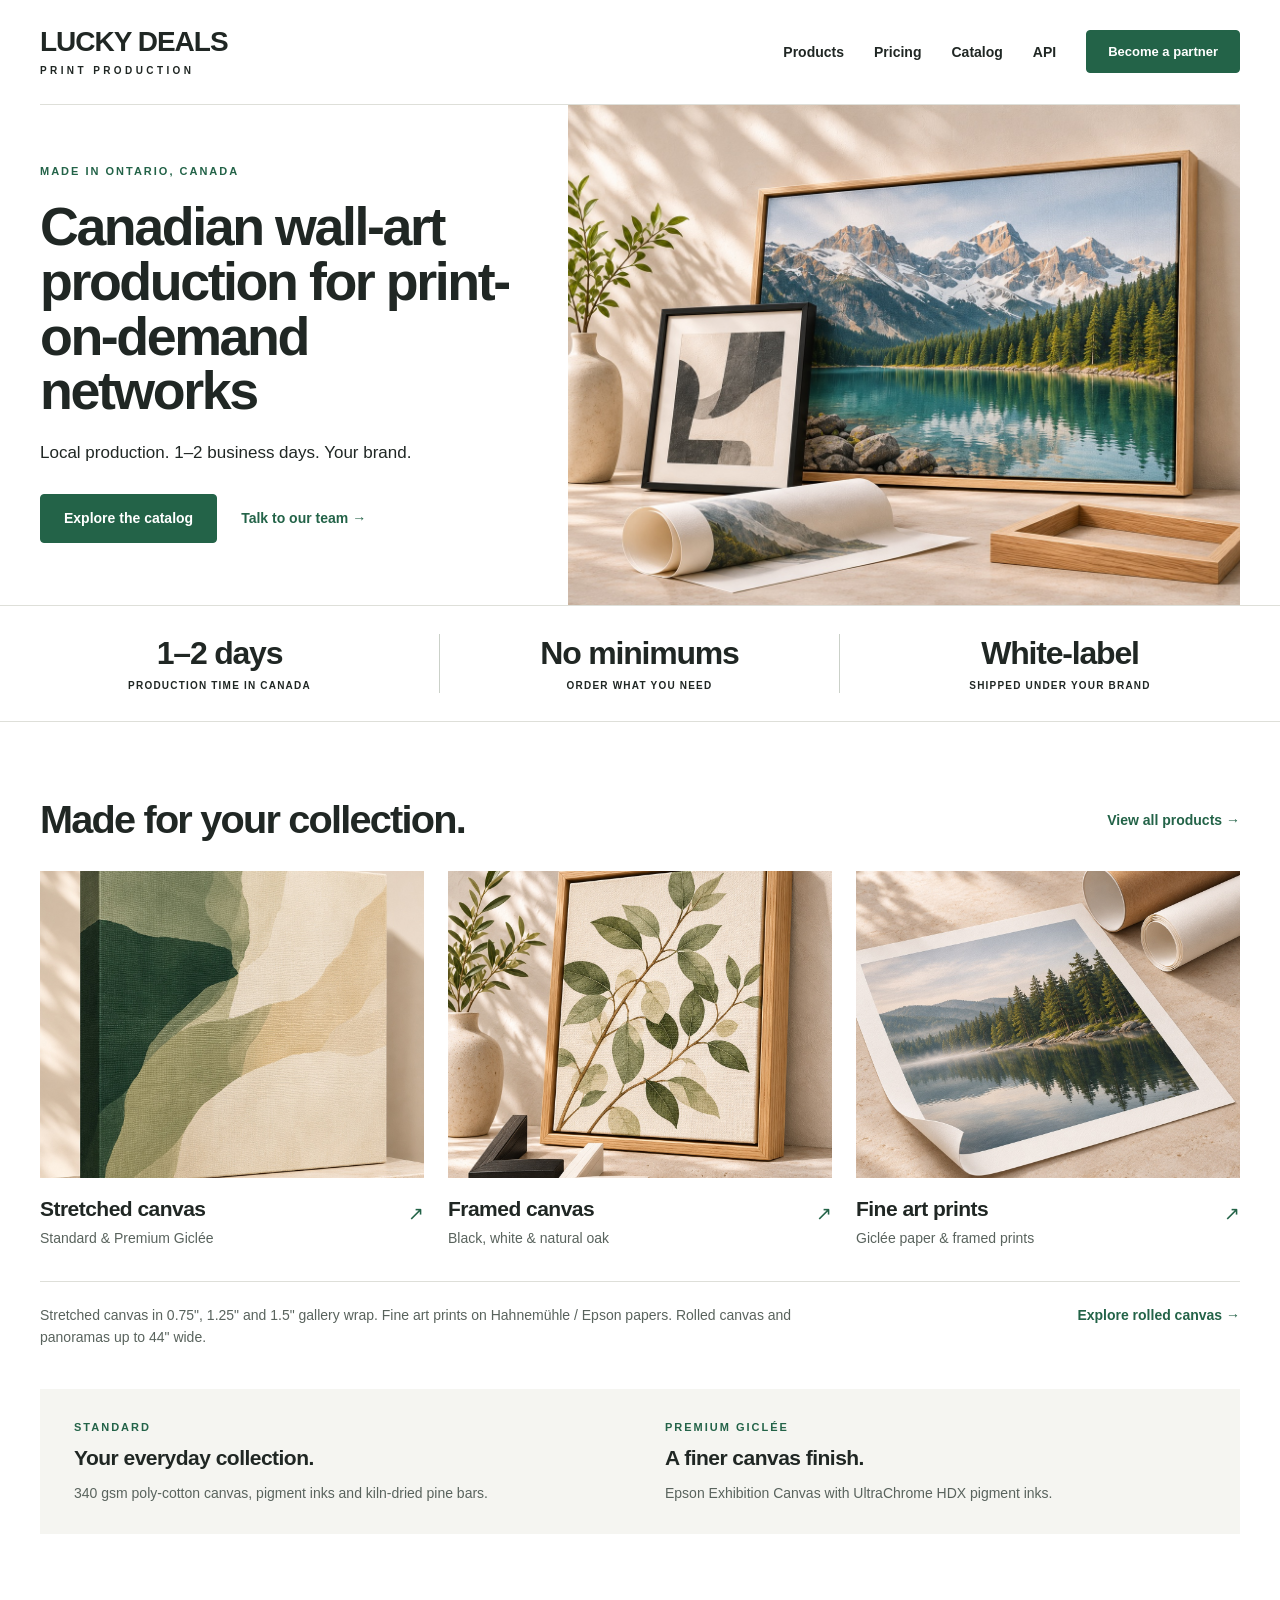
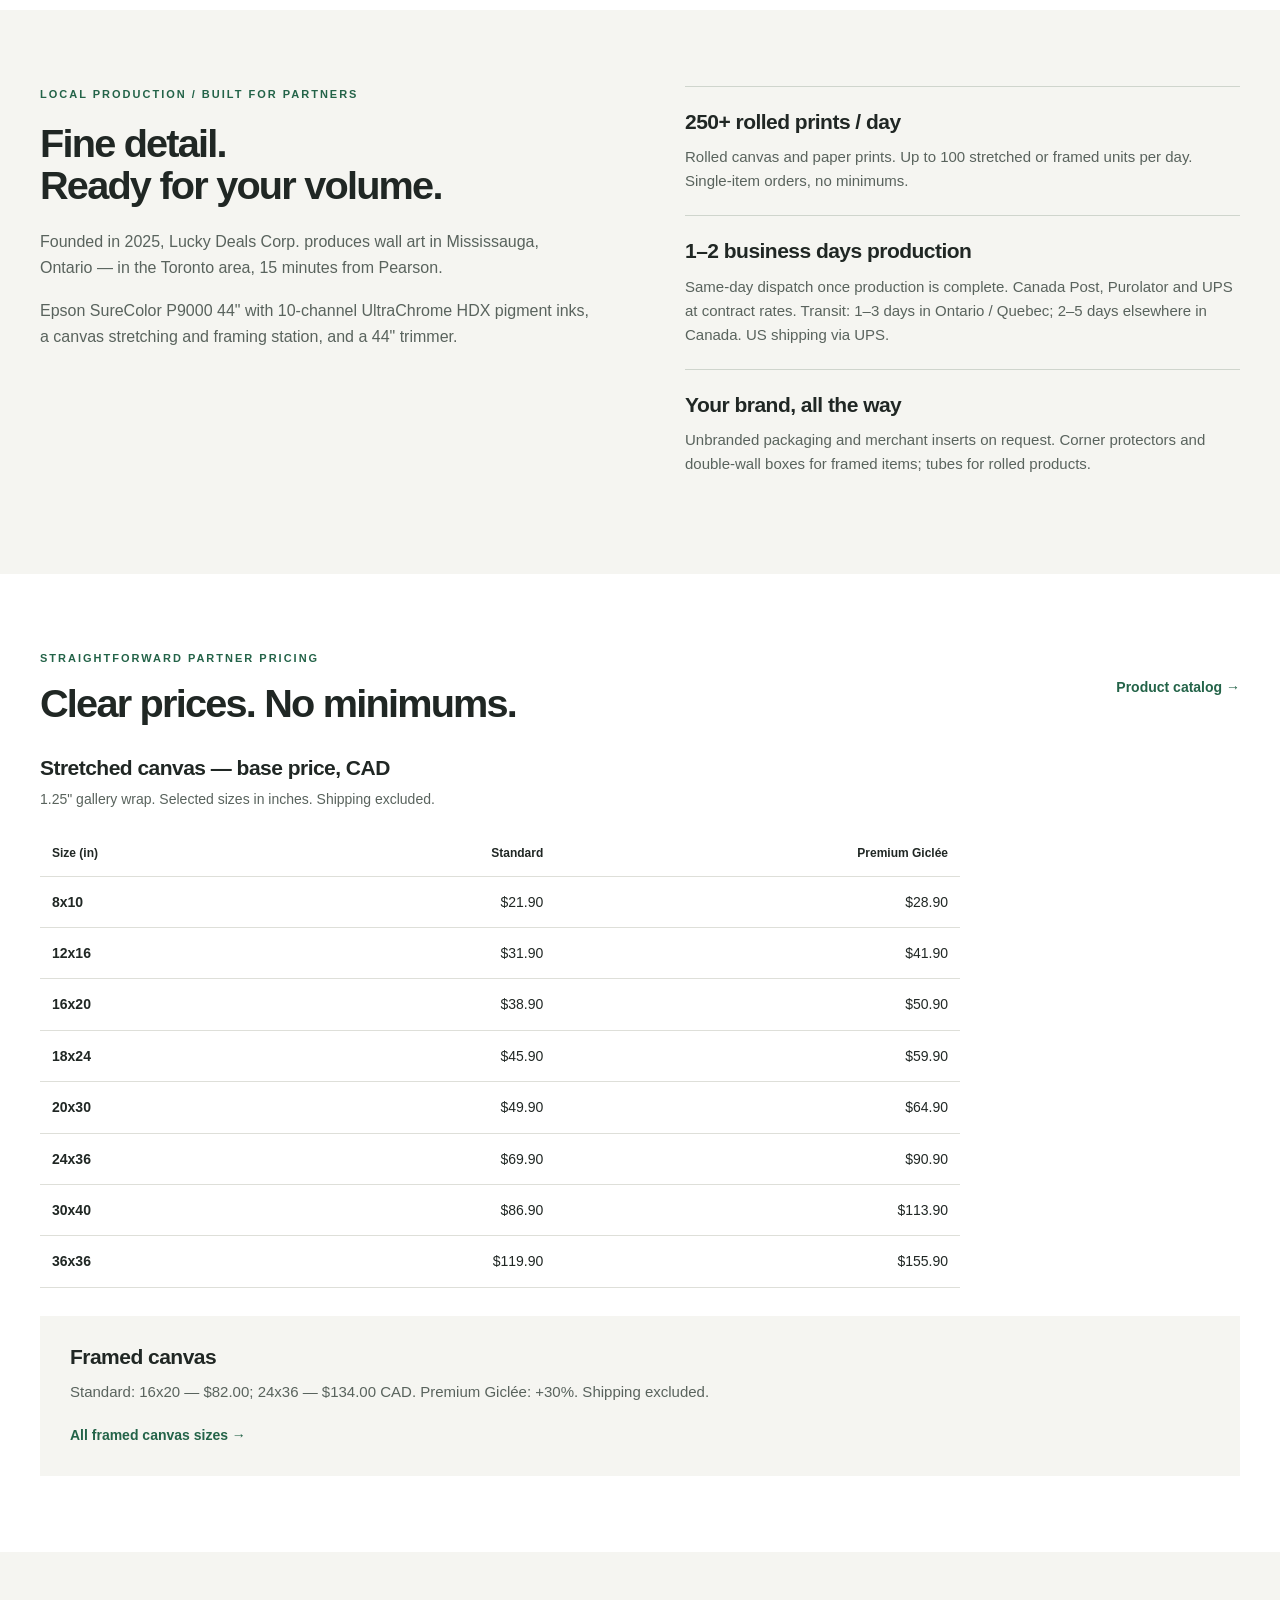
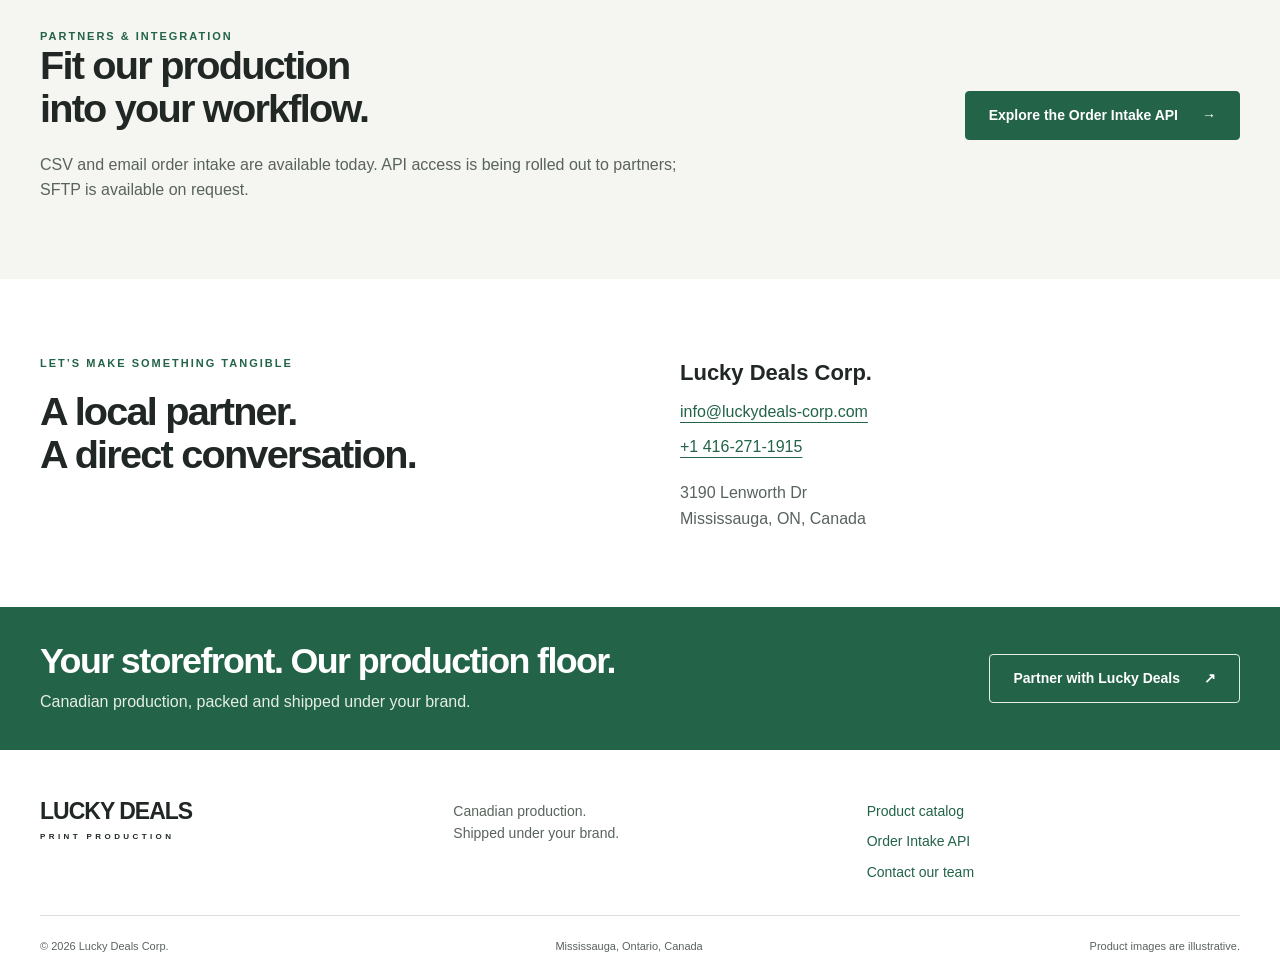
<file: index.html>
<!doctype html>
<html lang="en"><head><meta charset="utf-8"><meta name="viewport" content="width=device-width, initial-scale=1"><meta name="theme-color" content="#236348"><title>Lucky Deals Corp. | Canadian wall-art production</title><meta name="description" content="Canadian wall-art production for print-on-demand partners. Stretched canvas, framed art and giclée prints, made in Ontario in 1–2 business days."><link rel="stylesheet" href="/style.css"><link rel="preload" as="image" href="/assets/hero.jpg"></head><body><a class="skip" href="#main">Skip to content</a>
<header class="site-header shell">
  <a class="brand" href="/" aria-label="Lucky Deals Corp. home">LUCKY DEALS<span>PRINT PRODUCTION</span></a>
  <nav class="desktop-nav" aria-label="Main navigation"><a href="/#products">Products</a><a href="/#pricing">Pricing</a><a href="/catalog/">Catalog</a><a href="/api.html">API</a><a class="button small" href="mailto:info@luckydeals-corp.com">Become a partner</a></nav>
  <details class="mobile-menu"><summary aria-label="Open navigation"><span></span><span></span><span></span></summary><nav aria-label="Mobile navigation"><a href="/#products">Products</a><a href="/#pricing">Pricing</a><a href="/catalog/">Catalog</a><a href="/api.html">API</a><a href="mailto:info@luckydeals-corp.com">Become a partner ↗</a></nav></details>
</header><main id="main">
<section class="hero shell"><div class="hero-copy"><p class="eyebrow">MADE IN ONTARIO, CANADA</p><h1>Canadian wall-art production for print-on-demand networks</h1><p class="hero-sub">Local production. 1–2 business days. Your brand.</p><div class="actions"><a class="button" href="/catalog/">Explore the catalog</a><a class="text-link" href="mailto:info@luckydeals-corp.com">Talk to our team <span aria-hidden="true">→</span></a></div></div><div class="hero-image"><img src="/assets/hero.jpg" width="1536" height="1024" fetchpriority="high" decoding="async" alt="Illustrative studio arrangement of an oak-framed mountain landscape, a black-framed print and rolled fine art paper"></div></section>
<div class="facts-wrap"><div class="facts shell"><div><strong>1–2 days</strong><span>PRODUCTION TIME IN CANADA</span></div><div><strong>No minimums</strong><span>ORDER WHAT YOU NEED</span></div><div><strong>White-label</strong><span>SHIPPED UNDER YOUR BRAND</span></div></div></div>
<section class="shell section" id="products"><div class="section-title"><h2>Made for your collection.</h2><a class="text-link" href="/catalog/">View all products <span aria-hidden="true">→</span></a></div><div class="product-grid"><a class="product-tile" href="/catalog/#canvas"><div class="product-media"><img src="/assets/canvas.jpg" alt="Illustrative stretched canvas product image" width="1200" height="1200" loading="lazy" decoding="async"></div><h3>Stretched canvas</h3><p>Standard & Premium Giclée</p><span class="tile-arrow" aria-hidden="true">↗</span></a><a class="product-tile" href="/catalog/#framed-canvas"><div class="product-media"><img src="/assets/framed.jpg" alt="Illustrative framed canvas product image" width="1200" height="1200" loading="lazy" decoding="async"></div><h3>Framed canvas</h3><p>Black, white & natural oak</p><span class="tile-arrow" aria-hidden="true">↗</span></a><a class="product-tile" href="/catalog/#paper"><div class="product-media"><img src="/assets/paper.jpg" alt="Illustrative fine art prints product image" width="1200" height="1200" loading="lazy" decoding="async"></div><h3>Fine art prints</h3><p>Giclée paper & framed prints</p><span class="tile-arrow" aria-hidden="true">↗</span></a></div><div class="product-footnote"><p>Stretched canvas in 0.75", 1.25" and 1.5" gallery wrap. Fine art prints on Hahnemühle / Epson papers. Rolled canvas and panoramas up to 44" wide.</p><a class="text-link" href="/catalog/#rolled">Explore rolled canvas →</a></div><div class="tier-grid"><div><p class="eyebrow">STANDARD</p><h3>Your everyday collection.</h3><p>340 gsm poly-cotton canvas, pigment inks and kiln-dried pine bars.</p></div><div><p class="eyebrow">PREMIUM GICLÉE</p><h3>A finer canvas finish.</h3><p>Epson Exhibition Canvas with UltraChrome HDX pigment inks.</p></div></div></section>
<section class="section soft" id="production"><div class="shell operations"><div><p class="eyebrow">LOCAL PRODUCTION / BUILT FOR PARTNERS</p><h2>Fine detail.<br>Ready for your volume.</h2><p>Founded in 2025, Lucky Deals Corp. produces wall art in Mississauga, Ontario — in the Toronto area, 15 minutes from Pearson.</p><p>Epson SureColor P9000 44" with 10-channel UltraChrome HDX pigment inks, a canvas stretching and framing station, and a 44" trimmer.</p></div><div class="operation-list"><article><h3>250+ rolled prints / day</h3><p>Rolled canvas and paper prints. Up to 100 stretched or framed units per day. Single-item orders, no minimums.</p></article><article><h3>1–2 business days production</h3><p>Same-day dispatch once production is complete. Canada Post, Purolator and UPS at contract rates. Transit: 1–3 days in Ontario / Quebec; 2–5 days elsewhere in Canada. US shipping via UPS.</p></article><article><h3>Your brand, all the way</h3><p>Unbranded packaging and merchant inserts on request. Corner protectors and double-wall boxes for framed items; tubes for rolled products.</p></article></div></div></section>
<section class="shell section" id="pricing"><div class="section-title"><div><p class="eyebrow">STRAIGHTFORWARD PARTNER PRICING</p><h2>Clear prices. No minimums.</h2></div><a class="text-link" href="/catalog/">Product catalog <span aria-hidden="true">→</span></a></div><div class="price-intro"><h3>Stretched canvas — base price, CAD</h3><p>1.25" gallery wrap. Selected sizes in inches. Shipping excluded.</p></div><div class="table-scroll home-price-table" role="region" aria-label="Stretched canvas base prices in CAD" tabindex="0"><table><caption class="sr-only">Stretched canvas base prices in CAD</caption><thead><tr><th scope="col">Size (in)</th><th scope="col">Standard</th><th scope="col">Premium Giclée</th></tr></thead><tbody><tr><th scope="row">8x10</th><td>$21.90</td><td>$28.90</td></tr><tr><th scope="row">12x16</th><td>$31.90</td><td>$41.90</td></tr><tr><th scope="row">16x20</th><td>$38.90</td><td>$50.90</td></tr><tr><th scope="row">18x24</th><td>$45.90</td><td>$59.90</td></tr><tr><th scope="row">20x30</th><td>$49.90</td><td>$64.90</td></tr><tr><th scope="row">24x36</th><td>$69.90</td><td>$90.90</td></tr><tr><th scope="row">30x40</th><td>$86.90</td><td>$113.90</td></tr><tr><th scope="row">36x36</th><td>$119.90</td><td>$155.90</td></tr></tbody></table></div><div class="framed-price"><h3>Framed canvas</h3><p>Standard: 16x20 — $82.00; 24x36 — $134.00 CAD. Premium Giclée: +30%. Shipping excluded.</p><a class="text-link" href="/catalog/#framed-canvas">All framed canvas sizes →</a></div></section>
<section class="section soft" id="integration"><div class="shell integration"><div><p class="eyebrow">PARTNERS & INTEGRATION</p><h2>Fit our production<br>into your workflow.</h2><p>CSV and email order intake are available today. API access is being rolled out to partners; SFTP is available on request.</p></div><a class="button" href="/api.html">Explore the Order Intake API <span aria-hidden="true">→</span></a></div></section>
<section class="section shell contact" id="contact"><div><p class="eyebrow">LET’S MAKE SOMETHING TANGIBLE</p><h2>A local partner.<br>A direct conversation.</h2></div><address><strong>Lucky Deals Corp.</strong><a href="mailto:info@luckydeals-corp.com">info@luckydeals-corp.com</a><a href="tel:+14162711915">+1 416-271-1915</a><span>3190 Lenworth Dr<br>Mississauga, ON, Canada</span></address></section><section class="partner-band"><div class="shell partner-inner"><div><h2>Your storefront. Our production floor.</h2><p>Canadian production, packed and shipped under your brand.</p></div><a class="button outline-light" href="mailto:info@luckydeals-corp.com">Partner with Lucky Deals <span aria-hidden="true">↗</span></a></div></section></main><footer class="site-footer"><div class="shell footer-top"><a class="brand" href="/">LUCKY DEALS<span>PRINT PRODUCTION</span></a><p>Canadian production.<br>Shipped under your brand.</p><div><a href="/catalog/">Product catalog</a><a href="/api.html">Order Intake API</a><a href="mailto:info@luckydeals-corp.com">Contact our team</a></div></div><div class="shell footer-bottom"><span>© 2026 Lucky Deals Corp.</span><span>Mississauga, Ontario, Canada</span><span>Product images are illustrative.</span></div></footer></body></html>
</file>
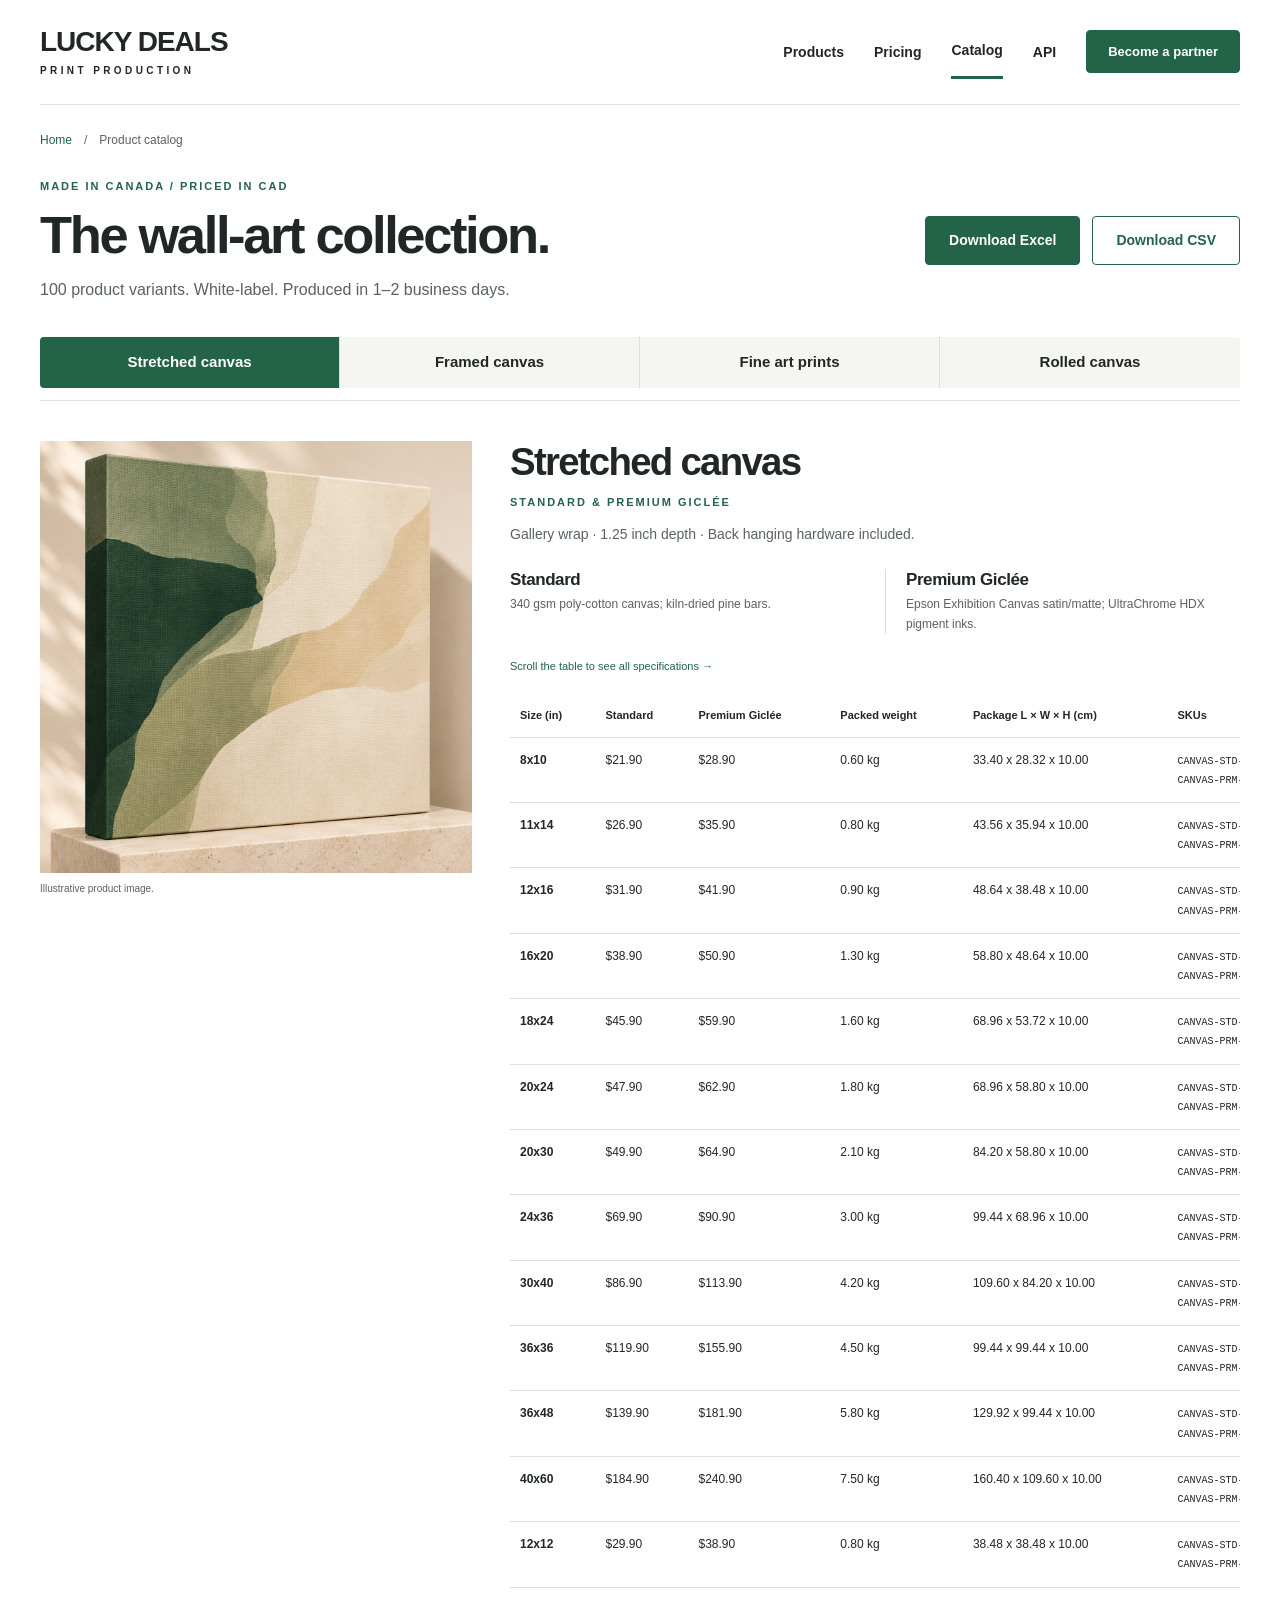
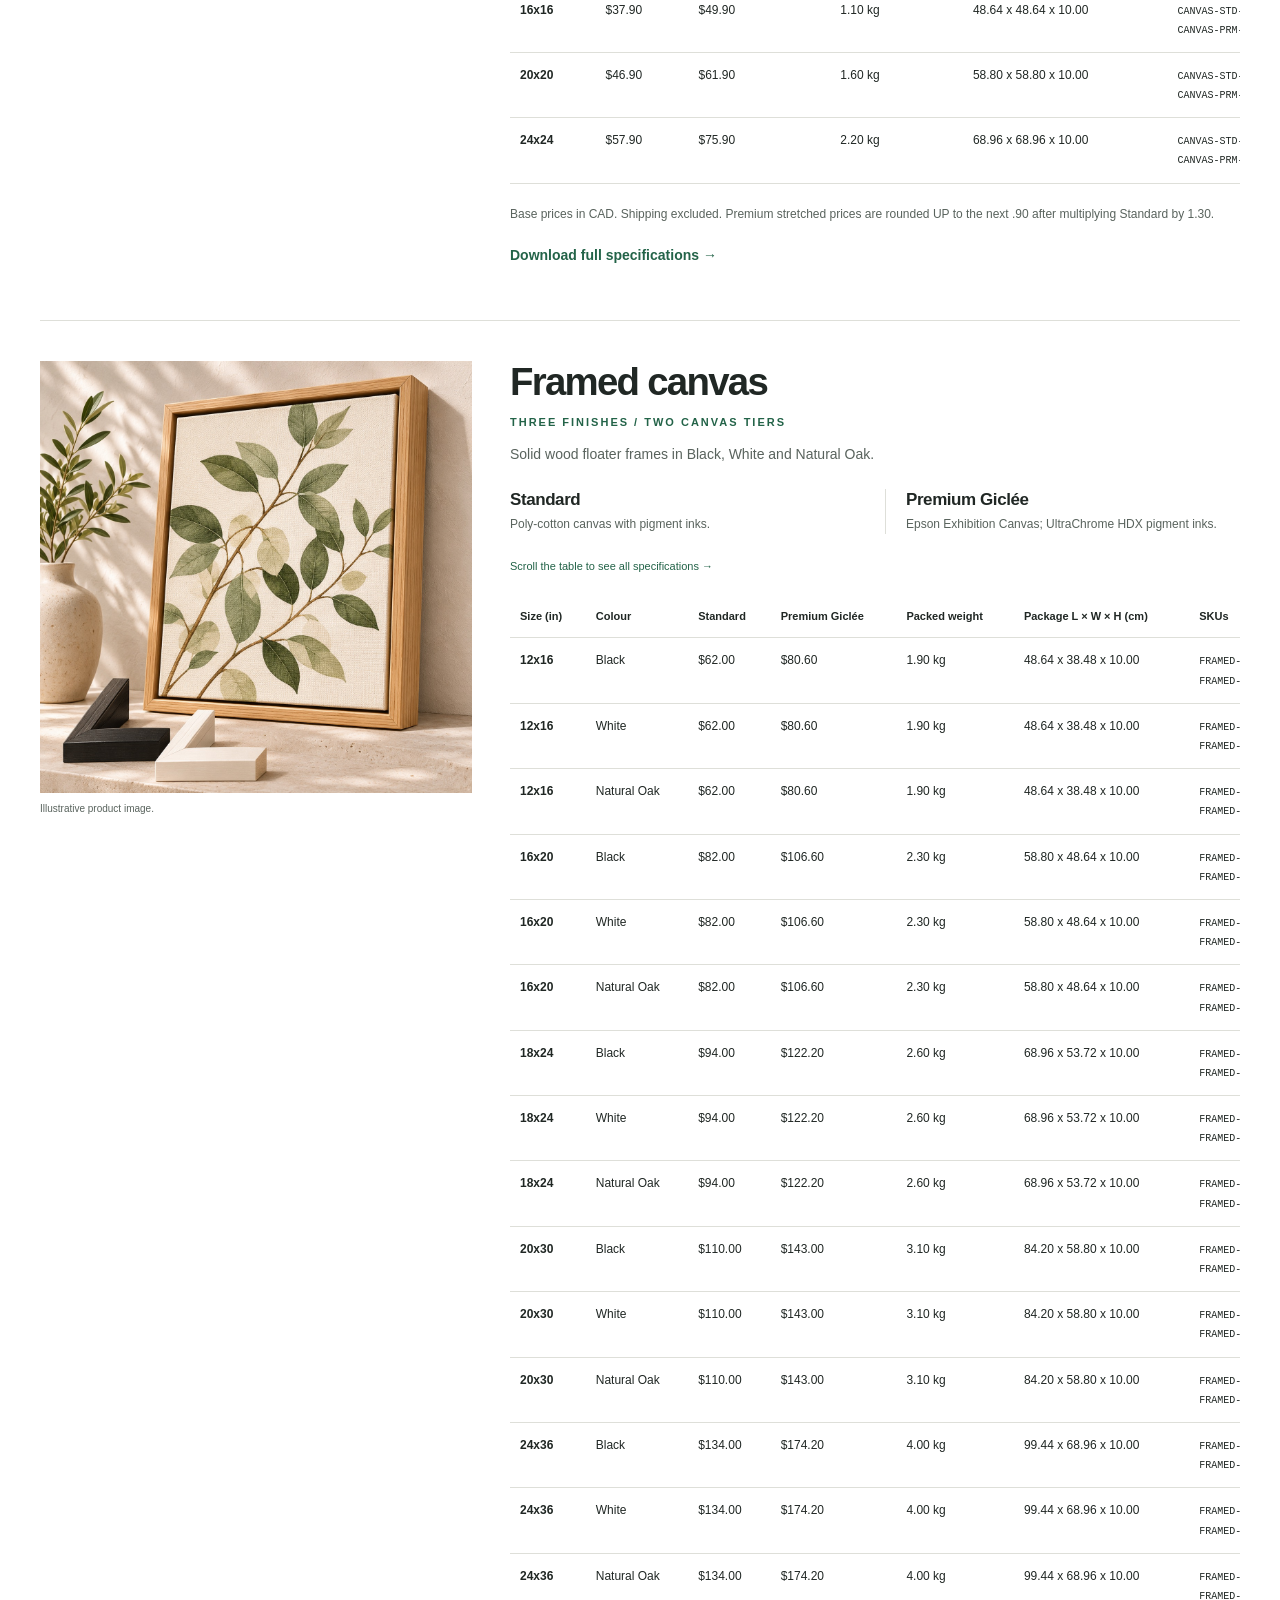
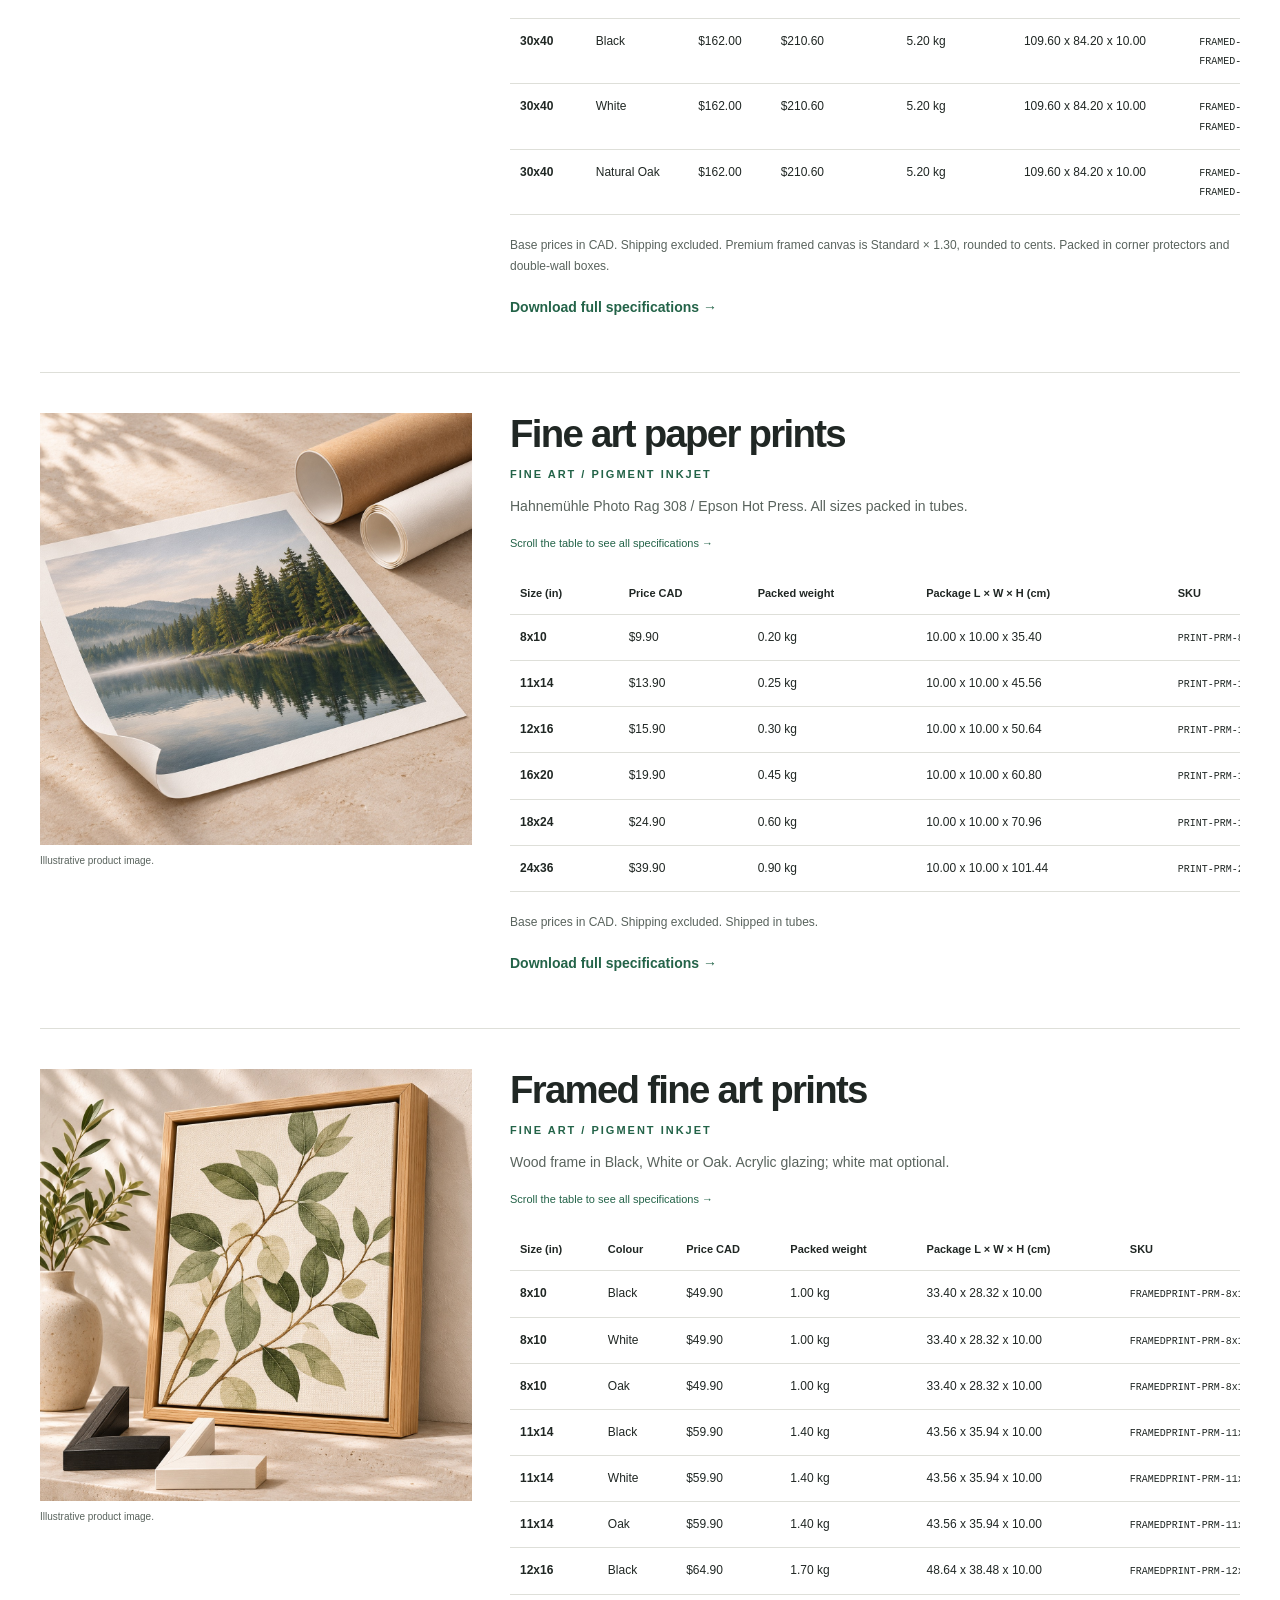
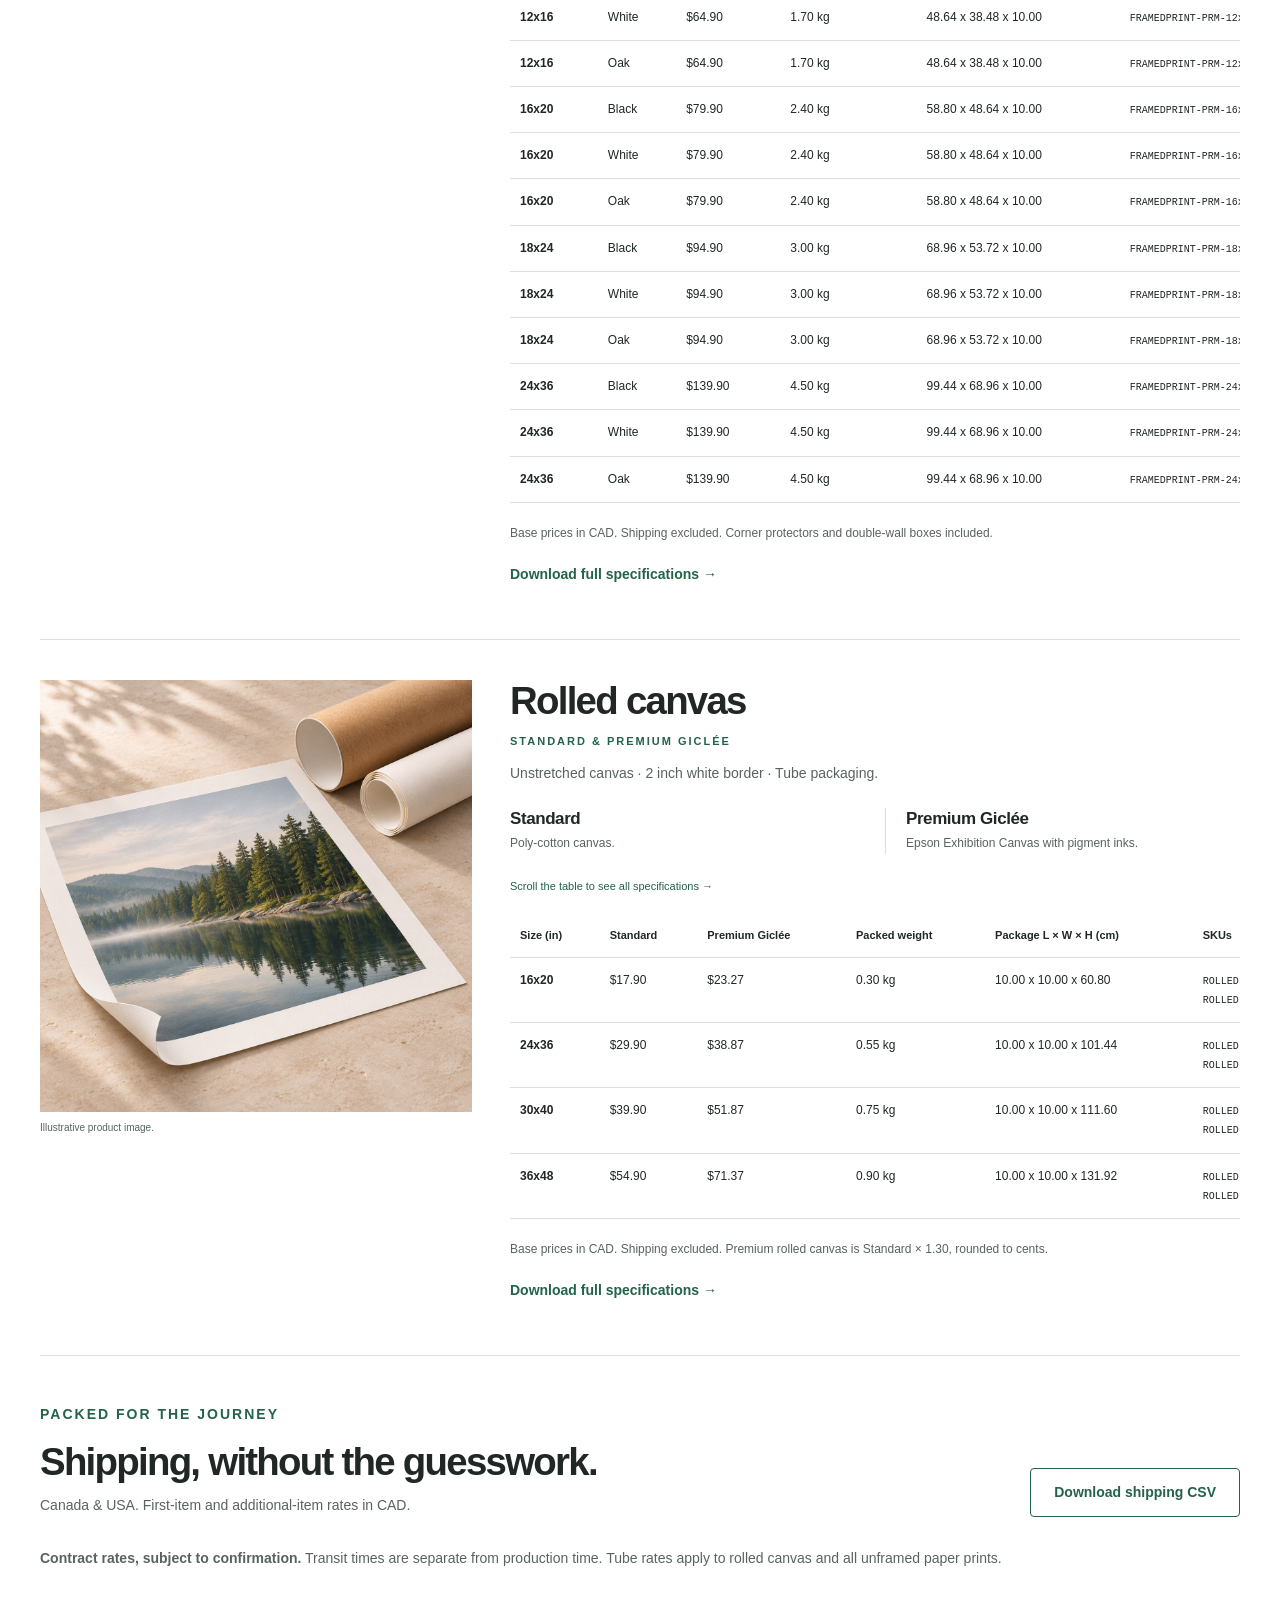
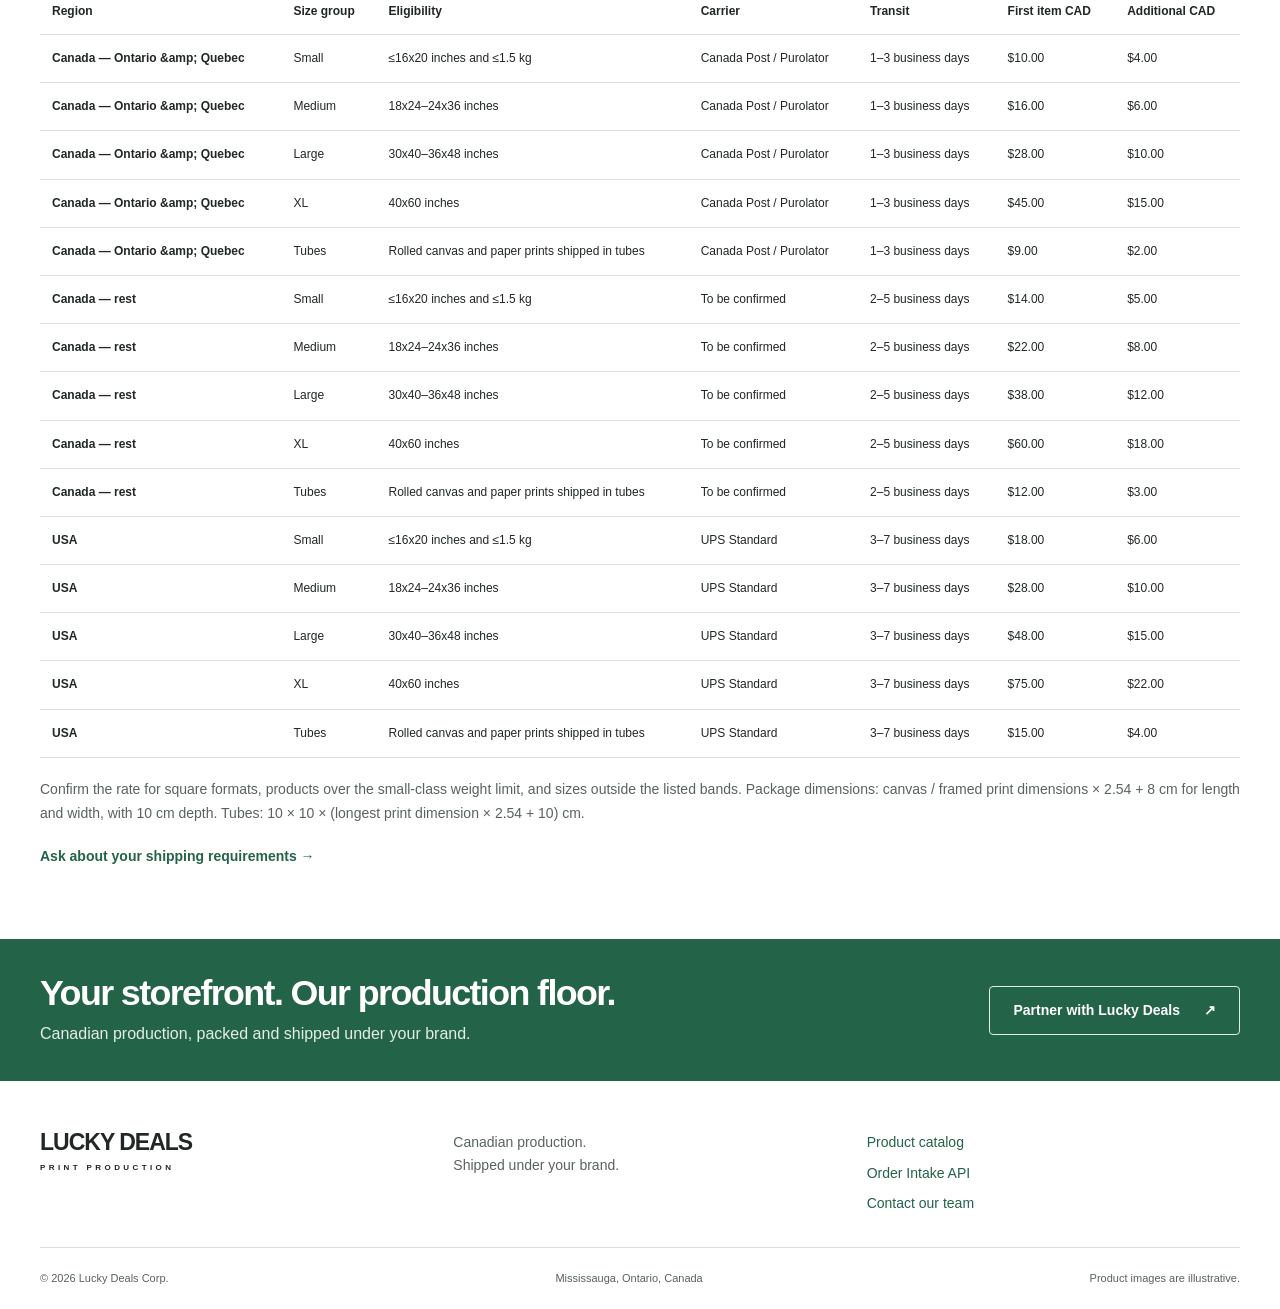
<file: catalog/index.html>
<!doctype html>
<html lang="en"><head><meta charset="utf-8"><meta name="viewport" content="width=device-width, initial-scale=1"><meta name="theme-color" content="#236348"><title>Product catalog | Lucky Deals Corp.</title><meta name="description" content="Explore all 100 Canadian wall-art product variants, partner prices, packed weights, dimensions and shipping rates. Download the Excel catalog and CSV."><link rel="stylesheet" href="/style.css"></head><body><a class="skip" href="#main">Skip to content</a>
<header class="site-header shell">
  <a class="brand" href="/" aria-label="Lucky Deals Corp. home">LUCKY DEALS<span>PRINT PRODUCTION</span></a>
  <nav class="desktop-nav" aria-label="Main navigation"><a href="/#products">Products</a><a href="/#pricing">Pricing</a><a href="/catalog/" aria-current="page">Catalog</a><a href="/api.html">API</a><a class="button small" href="mailto:info@luckydeals-corp.com">Become a partner</a></nav>
  <details class="mobile-menu"><summary aria-label="Open navigation"><span></span><span></span><span></span></summary><nav aria-label="Mobile navigation"><a href="/#products">Products</a><a href="/#pricing">Pricing</a><a href="/catalog/" aria-current="page">Catalog</a><a href="/api.html">API</a><a href="mailto:info@luckydeals-corp.com">Become a partner ↗</a></nav></details>
</header><main id="main" class="shell catalog"><div class="breadcrumb"><a href="/">Home</a><span aria-hidden="true">/</span><span>Product catalog</span></div><section class="catalog-intro"><div><p class="eyebrow">MADE IN CANADA / PRICED IN CAD</p><h1>The wall-art collection.</h1><p>100 product variants. White-label. Produced in 1–2 business days.</p></div><div class="actions"><a class="button" href="Printify-Product-List-LuckyDeals.xlsx" download>Download Excel</a><a class="button outline" href="catalog.csv" download>Download CSV</a></div></section>
<nav class="category-nav" aria-label="Product categories"><a href="#canvas">Stretched canvas</a><a href="#framed-canvas">Framed canvas</a><a href="#paper">Fine art prints</a><a href="#rolled">Rolled canvas</a></nav><section id="canvas" class="catalog-section"><div class="catalog-visual"><figure><img src="/assets/canvas.jpg" alt="Illustrative stretched canvas product image" width="1200" height="1200" loading="lazy" decoding="async"><figcaption>Illustrative product image.</figcaption></figure></div><div class="catalog-detail"><h2>Stretched canvas</h2><p class="eyebrow">STANDARD & PREMIUM GICLÉE</p><p>Gallery wrap · 1.25 inch depth · Back hanging hardware included.</p><div class="spec-grid"><div><h3>Standard</h3><p>340 gsm poly-cotton canvas; kiln-dried pine bars.</p></div><div><h3>Premium Giclée</h3><p>Epson Exhibition Canvas satin/matte; UltraChrome HDX pigment inks.</p></div></div><p class="scroll-hint">Scroll the table to see all specifications →</p><div class="table-scroll " role="region" aria-label="Stretched canvas prices and specifications in CAD" tabindex="0"><table><caption class="sr-only">Stretched canvas prices and specifications in CAD</caption><thead><tr><th scope="col">Size (in)</th><th scope="col">Standard</th><th scope="col">Premium Giclée</th><th scope="col">Packed weight</th><th scope="col">Package L × W × H (cm)</th><th scope="col">SKUs</th></tr></thead><tbody><tr><th scope="row">8x10</th><td>$21.90</td><td>$28.90</td><td>0.60 kg</td><td>33.40 x 28.32 x 10.00</td><td><span class="sku">CANVAS-STD-8x10-125</span><br><span class="sku">CANVAS-PRM-8x10-125</span></td></tr><tr><th scope="row">11x14</th><td>$26.90</td><td>$35.90</td><td>0.80 kg</td><td>43.56 x 35.94 x 10.00</td><td><span class="sku">CANVAS-STD-11x14-125</span><br><span class="sku">CANVAS-PRM-11x14-125</span></td></tr><tr><th scope="row">12x16</th><td>$31.90</td><td>$41.90</td><td>0.90 kg</td><td>48.64 x 38.48 x 10.00</td><td><span class="sku">CANVAS-STD-12x16-125</span><br><span class="sku">CANVAS-PRM-12x16-125</span></td></tr><tr><th scope="row">16x20</th><td>$38.90</td><td>$50.90</td><td>1.30 kg</td><td>58.80 x 48.64 x 10.00</td><td><span class="sku">CANVAS-STD-16x20-125</span><br><span class="sku">CANVAS-PRM-16x20-125</span></td></tr><tr><th scope="row">18x24</th><td>$45.90</td><td>$59.90</td><td>1.60 kg</td><td>68.96 x 53.72 x 10.00</td><td><span class="sku">CANVAS-STD-18x24-125</span><br><span class="sku">CANVAS-PRM-18x24-125</span></td></tr><tr><th scope="row">20x24</th><td>$47.90</td><td>$62.90</td><td>1.80 kg</td><td>68.96 x 58.80 x 10.00</td><td><span class="sku">CANVAS-STD-20x24-125</span><br><span class="sku">CANVAS-PRM-20x24-125</span></td></tr><tr><th scope="row">20x30</th><td>$49.90</td><td>$64.90</td><td>2.10 kg</td><td>84.20 x 58.80 x 10.00</td><td><span class="sku">CANVAS-STD-20x30-125</span><br><span class="sku">CANVAS-PRM-20x30-125</span></td></tr><tr><th scope="row">24x36</th><td>$69.90</td><td>$90.90</td><td>3.00 kg</td><td>99.44 x 68.96 x 10.00</td><td><span class="sku">CANVAS-STD-24x36-125</span><br><span class="sku">CANVAS-PRM-24x36-125</span></td></tr><tr><th scope="row">30x40</th><td>$86.90</td><td>$113.90</td><td>4.20 kg</td><td>109.60 x 84.20 x 10.00</td><td><span class="sku">CANVAS-STD-30x40-125</span><br><span class="sku">CANVAS-PRM-30x40-125</span></td></tr><tr><th scope="row">36x36</th><td>$119.90</td><td>$155.90</td><td>4.50 kg</td><td>99.44 x 99.44 x 10.00</td><td><span class="sku">CANVAS-STD-36x36-125</span><br><span class="sku">CANVAS-PRM-36x36-125</span></td></tr><tr><th scope="row">36x48</th><td>$139.90</td><td>$181.90</td><td>5.80 kg</td><td>129.92 x 99.44 x 10.00</td><td><span class="sku">CANVAS-STD-36x48-125</span><br><span class="sku">CANVAS-PRM-36x48-125</span></td></tr><tr><th scope="row">40x60</th><td>$184.90</td><td>$240.90</td><td>7.50 kg</td><td>160.40 x 109.60 x 10.00</td><td><span class="sku">CANVAS-STD-40x60-125</span><br><span class="sku">CANVAS-PRM-40x60-125</span></td></tr><tr><th scope="row">12x12</th><td>$29.90</td><td>$38.90</td><td>0.80 kg</td><td>38.48 x 38.48 x 10.00</td><td><span class="sku">CANVAS-STD-12x12-125</span><br><span class="sku">CANVAS-PRM-12x12-125</span></td></tr><tr><th scope="row">16x16</th><td>$37.90</td><td>$49.90</td><td>1.10 kg</td><td>48.64 x 48.64 x 10.00</td><td><span class="sku">CANVAS-STD-16x16-125</span><br><span class="sku">CANVAS-PRM-16x16-125</span></td></tr><tr><th scope="row">20x20</th><td>$46.90</td><td>$61.90</td><td>1.60 kg</td><td>58.80 x 58.80 x 10.00</td><td><span class="sku">CANVAS-STD-20x20-125</span><br><span class="sku">CANVAS-PRM-20x20-125</span></td></tr><tr><th scope="row">24x24</th><td>$57.90</td><td>$75.90</td><td>2.20 kg</td><td>68.96 x 68.96 x 10.00</td><td><span class="sku">CANVAS-STD-24x24-125</span><br><span class="sku">CANVAS-PRM-24x24-125</span></td></tr></tbody></table></div><p class="table-note">Base prices in CAD. Shipping excluded. Premium stretched prices are rounded UP to the next .90 after multiplying Standard by 1.30.</p><a class="text-link" href="Printify-Product-List-LuckyDeals.xlsx" download>Download full specifications →</a></div></section><section id="framed-canvas" class="catalog-section"><div class="catalog-visual"><figure><img src="/assets/framed.jpg" alt="Illustrative framed canvas product image" width="1200" height="1200" loading="lazy" decoding="async"><figcaption>Illustrative product image.</figcaption></figure></div><div class="catalog-detail"><h2>Framed canvas</h2><p class="eyebrow">THREE FINISHES / TWO CANVAS TIERS</p><p>Solid wood floater frames in Black, White and Natural Oak.</p><div class="spec-grid"><div><h3>Standard</h3><p>Poly-cotton canvas with pigment inks.</p></div><div><h3>Premium Giclée</h3><p>Epson Exhibition Canvas; UltraChrome HDX pigment inks.</p></div></div><p class="scroll-hint">Scroll the table to see all specifications →</p><div class="table-scroll " role="region" aria-label="Framed canvas prices and specifications in CAD" tabindex="0"><table><caption class="sr-only">Framed canvas prices and specifications in CAD</caption><thead><tr><th scope="col">Size (in)</th><th scope="col">Colour</th><th scope="col">Standard</th><th scope="col">Premium Giclée</th><th scope="col">Packed weight</th><th scope="col">Package L × W × H (cm)</th><th scope="col">SKUs</th></tr></thead><tbody><tr><th scope="row">12x16</th><td>Black</td><td>$62.00</td><td>$80.60</td><td>1.90 kg</td><td>48.64 x 38.48 x 10.00</td><td><span class="sku">FRAMED-STD-12x16-BLK</span><br><span class="sku">FRAMED-PRM-12x16-BLK</span></td></tr><tr><th scope="row">12x16</th><td>White</td><td>$62.00</td><td>$80.60</td><td>1.90 kg</td><td>48.64 x 38.48 x 10.00</td><td><span class="sku">FRAMED-STD-12x16-WHT</span><br><span class="sku">FRAMED-PRM-12x16-WHT</span></td></tr><tr><th scope="row">12x16</th><td>Natural Oak</td><td>$62.00</td><td>$80.60</td><td>1.90 kg</td><td>48.64 x 38.48 x 10.00</td><td><span class="sku">FRAMED-STD-12x16-OAK</span><br><span class="sku">FRAMED-PRM-12x16-OAK</span></td></tr><tr><th scope="row">16x20</th><td>Black</td><td>$82.00</td><td>$106.60</td><td>2.30 kg</td><td>58.80 x 48.64 x 10.00</td><td><span class="sku">FRAMED-STD-16x20-BLK</span><br><span class="sku">FRAMED-PRM-16x20-BLK</span></td></tr><tr><th scope="row">16x20</th><td>White</td><td>$82.00</td><td>$106.60</td><td>2.30 kg</td><td>58.80 x 48.64 x 10.00</td><td><span class="sku">FRAMED-STD-16x20-WHT</span><br><span class="sku">FRAMED-PRM-16x20-WHT</span></td></tr><tr><th scope="row">16x20</th><td>Natural Oak</td><td>$82.00</td><td>$106.60</td><td>2.30 kg</td><td>58.80 x 48.64 x 10.00</td><td><span class="sku">FRAMED-STD-16x20-OAK</span><br><span class="sku">FRAMED-PRM-16x20-OAK</span></td></tr><tr><th scope="row">18x24</th><td>Black</td><td>$94.00</td><td>$122.20</td><td>2.60 kg</td><td>68.96 x 53.72 x 10.00</td><td><span class="sku">FRAMED-STD-18x24-BLK</span><br><span class="sku">FRAMED-PRM-18x24-BLK</span></td></tr><tr><th scope="row">18x24</th><td>White</td><td>$94.00</td><td>$122.20</td><td>2.60 kg</td><td>68.96 x 53.72 x 10.00</td><td><span class="sku">FRAMED-STD-18x24-WHT</span><br><span class="sku">FRAMED-PRM-18x24-WHT</span></td></tr><tr><th scope="row">18x24</th><td>Natural Oak</td><td>$94.00</td><td>$122.20</td><td>2.60 kg</td><td>68.96 x 53.72 x 10.00</td><td><span class="sku">FRAMED-STD-18x24-OAK</span><br><span class="sku">FRAMED-PRM-18x24-OAK</span></td></tr><tr><th scope="row">20x30</th><td>Black</td><td>$110.00</td><td>$143.00</td><td>3.10 kg</td><td>84.20 x 58.80 x 10.00</td><td><span class="sku">FRAMED-STD-20x30-BLK</span><br><span class="sku">FRAMED-PRM-20x30-BLK</span></td></tr><tr><th scope="row">20x30</th><td>White</td><td>$110.00</td><td>$143.00</td><td>3.10 kg</td><td>84.20 x 58.80 x 10.00</td><td><span class="sku">FRAMED-STD-20x30-WHT</span><br><span class="sku">FRAMED-PRM-20x30-WHT</span></td></tr><tr><th scope="row">20x30</th><td>Natural Oak</td><td>$110.00</td><td>$143.00</td><td>3.10 kg</td><td>84.20 x 58.80 x 10.00</td><td><span class="sku">FRAMED-STD-20x30-OAK</span><br><span class="sku">FRAMED-PRM-20x30-OAK</span></td></tr><tr><th scope="row">24x36</th><td>Black</td><td>$134.00</td><td>$174.20</td><td>4.00 kg</td><td>99.44 x 68.96 x 10.00</td><td><span class="sku">FRAMED-STD-24x36-BLK</span><br><span class="sku">FRAMED-PRM-24x36-BLK</span></td></tr><tr><th scope="row">24x36</th><td>White</td><td>$134.00</td><td>$174.20</td><td>4.00 kg</td><td>99.44 x 68.96 x 10.00</td><td><span class="sku">FRAMED-STD-24x36-WHT</span><br><span class="sku">FRAMED-PRM-24x36-WHT</span></td></tr><tr><th scope="row">24x36</th><td>Natural Oak</td><td>$134.00</td><td>$174.20</td><td>4.00 kg</td><td>99.44 x 68.96 x 10.00</td><td><span class="sku">FRAMED-STD-24x36-OAK</span><br><span class="sku">FRAMED-PRM-24x36-OAK</span></td></tr><tr><th scope="row">30x40</th><td>Black</td><td>$162.00</td><td>$210.60</td><td>5.20 kg</td><td>109.60 x 84.20 x 10.00</td><td><span class="sku">FRAMED-STD-30x40-BLK</span><br><span class="sku">FRAMED-PRM-30x40-BLK</span></td></tr><tr><th scope="row">30x40</th><td>White</td><td>$162.00</td><td>$210.60</td><td>5.20 kg</td><td>109.60 x 84.20 x 10.00</td><td><span class="sku">FRAMED-STD-30x40-WHT</span><br><span class="sku">FRAMED-PRM-30x40-WHT</span></td></tr><tr><th scope="row">30x40</th><td>Natural Oak</td><td>$162.00</td><td>$210.60</td><td>5.20 kg</td><td>109.60 x 84.20 x 10.00</td><td><span class="sku">FRAMED-STD-30x40-OAK</span><br><span class="sku">FRAMED-PRM-30x40-OAK</span></td></tr></tbody></table></div><p class="table-note">Base prices in CAD. Shipping excluded. Premium framed canvas is Standard × 1.30, rounded to cents. Packed in corner protectors and double-wall boxes.</p><a class="text-link" href="Printify-Product-List-LuckyDeals.xlsx" download>Download full specifications →</a></div></section><section id="paper" class="catalog-section"><div class="catalog-visual"><figure><img src="/assets/paper.jpg" alt="Illustrative fine art paper prints product image" width="1200" height="1200" loading="lazy" decoding="async"><figcaption>Illustrative product image.</figcaption></figure></div><div class="catalog-detail"><h2>Fine art paper prints</h2><p class="eyebrow">FINE ART / PIGMENT INKJET</p><p>Hahnemühle Photo Rag 308 / Epson Hot Press. All sizes packed in tubes.</p><div class="spec-grid"></div><p class="scroll-hint">Scroll the table to see all specifications →</p><div class="table-scroll " role="region" aria-label="Fine art paper prints prices and specifications in CAD" tabindex="0"><table><caption class="sr-only">Fine art paper prints prices and specifications in CAD</caption><thead><tr><th scope="col">Size (in)</th><th scope="col">Price CAD</th><th scope="col">Packed weight</th><th scope="col">Package L × W × H (cm)</th><th scope="col">SKU</th></tr></thead><tbody><tr><th scope="row">8x10</th><td>$9.90</td><td>0.20 kg</td><td>10.00 x 10.00 x 35.40</td><td><span class="sku">PRINT-PRM-8x10</span></td></tr><tr><th scope="row">11x14</th><td>$13.90</td><td>0.25 kg</td><td>10.00 x 10.00 x 45.56</td><td><span class="sku">PRINT-PRM-11x14</span></td></tr><tr><th scope="row">12x16</th><td>$15.90</td><td>0.30 kg</td><td>10.00 x 10.00 x 50.64</td><td><span class="sku">PRINT-PRM-12x16</span></td></tr><tr><th scope="row">16x20</th><td>$19.90</td><td>0.45 kg</td><td>10.00 x 10.00 x 60.80</td><td><span class="sku">PRINT-PRM-16x20</span></td></tr><tr><th scope="row">18x24</th><td>$24.90</td><td>0.60 kg</td><td>10.00 x 10.00 x 70.96</td><td><span class="sku">PRINT-PRM-18x24</span></td></tr><tr><th scope="row">24x36</th><td>$39.90</td><td>0.90 kg</td><td>10.00 x 10.00 x 101.44</td><td><span class="sku">PRINT-PRM-24x36</span></td></tr></tbody></table></div><p class="table-note">Base prices in CAD. Shipping excluded. Shipped in tubes.</p><a class="text-link" href="Printify-Product-List-LuckyDeals.xlsx" download>Download full specifications →</a></div></section><section id="framed-prints" class="catalog-section"><div class="catalog-visual"><figure><img src="/assets/framed.jpg" alt="Illustrative framed fine art prints product image" width="1200" height="1200" loading="lazy" decoding="async"><figcaption>Illustrative product image.</figcaption></figure></div><div class="catalog-detail"><h2>Framed fine art prints</h2><p class="eyebrow">FINE ART / PIGMENT INKJET</p><p>Wood frame in Black, White or Oak. Acrylic glazing; white mat optional.</p><div class="spec-grid"></div><p class="scroll-hint">Scroll the table to see all specifications →</p><div class="table-scroll " role="region" aria-label="Framed fine art prints prices and specifications in CAD" tabindex="0"><table><caption class="sr-only">Framed fine art prints prices and specifications in CAD</caption><thead><tr><th scope="col">Size (in)</th><th scope="col">Colour</th><th scope="col">Price CAD</th><th scope="col">Packed weight</th><th scope="col">Package L × W × H (cm)</th><th scope="col">SKU</th></tr></thead><tbody><tr><th scope="row">8x10</th><td>Black</td><td>$49.90</td><td>1.00 kg</td><td>33.40 x 28.32 x 10.00</td><td><span class="sku">FRAMEDPRINT-PRM-8x10-BLK</span></td></tr><tr><th scope="row">8x10</th><td>White</td><td>$49.90</td><td>1.00 kg</td><td>33.40 x 28.32 x 10.00</td><td><span class="sku">FRAMEDPRINT-PRM-8x10-WHT</span></td></tr><tr><th scope="row">8x10</th><td>Oak</td><td>$49.90</td><td>1.00 kg</td><td>33.40 x 28.32 x 10.00</td><td><span class="sku">FRAMEDPRINT-PRM-8x10-OAK</span></td></tr><tr><th scope="row">11x14</th><td>Black</td><td>$59.90</td><td>1.40 kg</td><td>43.56 x 35.94 x 10.00</td><td><span class="sku">FRAMEDPRINT-PRM-11x14-BLK</span></td></tr><tr><th scope="row">11x14</th><td>White</td><td>$59.90</td><td>1.40 kg</td><td>43.56 x 35.94 x 10.00</td><td><span class="sku">FRAMEDPRINT-PRM-11x14-WHT</span></td></tr><tr><th scope="row">11x14</th><td>Oak</td><td>$59.90</td><td>1.40 kg</td><td>43.56 x 35.94 x 10.00</td><td><span class="sku">FRAMEDPRINT-PRM-11x14-OAK</span></td></tr><tr><th scope="row">12x16</th><td>Black</td><td>$64.90</td><td>1.70 kg</td><td>48.64 x 38.48 x 10.00</td><td><span class="sku">FRAMEDPRINT-PRM-12x16-BLK</span></td></tr><tr><th scope="row">12x16</th><td>White</td><td>$64.90</td><td>1.70 kg</td><td>48.64 x 38.48 x 10.00</td><td><span class="sku">FRAMEDPRINT-PRM-12x16-WHT</span></td></tr><tr><th scope="row">12x16</th><td>Oak</td><td>$64.90</td><td>1.70 kg</td><td>48.64 x 38.48 x 10.00</td><td><span class="sku">FRAMEDPRINT-PRM-12x16-OAK</span></td></tr><tr><th scope="row">16x20</th><td>Black</td><td>$79.90</td><td>2.40 kg</td><td>58.80 x 48.64 x 10.00</td><td><span class="sku">FRAMEDPRINT-PRM-16x20-BLK</span></td></tr><tr><th scope="row">16x20</th><td>White</td><td>$79.90</td><td>2.40 kg</td><td>58.80 x 48.64 x 10.00</td><td><span class="sku">FRAMEDPRINT-PRM-16x20-WHT</span></td></tr><tr><th scope="row">16x20</th><td>Oak</td><td>$79.90</td><td>2.40 kg</td><td>58.80 x 48.64 x 10.00</td><td><span class="sku">FRAMEDPRINT-PRM-16x20-OAK</span></td></tr><tr><th scope="row">18x24</th><td>Black</td><td>$94.90</td><td>3.00 kg</td><td>68.96 x 53.72 x 10.00</td><td><span class="sku">FRAMEDPRINT-PRM-18x24-BLK</span></td></tr><tr><th scope="row">18x24</th><td>White</td><td>$94.90</td><td>3.00 kg</td><td>68.96 x 53.72 x 10.00</td><td><span class="sku">FRAMEDPRINT-PRM-18x24-WHT</span></td></tr><tr><th scope="row">18x24</th><td>Oak</td><td>$94.90</td><td>3.00 kg</td><td>68.96 x 53.72 x 10.00</td><td><span class="sku">FRAMEDPRINT-PRM-18x24-OAK</span></td></tr><tr><th scope="row">24x36</th><td>Black</td><td>$139.90</td><td>4.50 kg</td><td>99.44 x 68.96 x 10.00</td><td><span class="sku">FRAMEDPRINT-PRM-24x36-BLK</span></td></tr><tr><th scope="row">24x36</th><td>White</td><td>$139.90</td><td>4.50 kg</td><td>99.44 x 68.96 x 10.00</td><td><span class="sku">FRAMEDPRINT-PRM-24x36-WHT</span></td></tr><tr><th scope="row">24x36</th><td>Oak</td><td>$139.90</td><td>4.50 kg</td><td>99.44 x 68.96 x 10.00</td><td><span class="sku">FRAMEDPRINT-PRM-24x36-OAK</span></td></tr></tbody></table></div><p class="table-note">Base prices in CAD. Shipping excluded. Corner protectors and double-wall boxes included.</p><a class="text-link" href="Printify-Product-List-LuckyDeals.xlsx" download>Download full specifications →</a></div></section><section id="rolled" class="catalog-section"><div class="catalog-visual"><figure><img src="/assets/paper.jpg" alt="Illustrative rolled canvas product image" width="1200" height="1200" loading="lazy" decoding="async"><figcaption>Illustrative product image.</figcaption></figure></div><div class="catalog-detail"><h2>Rolled canvas</h2><p class="eyebrow">STANDARD & PREMIUM GICLÉE</p><p>Unstretched canvas · 2 inch white border · Tube packaging.</p><div class="spec-grid"><div><h3>Standard</h3><p>Poly-cotton canvas.</p></div><div><h3>Premium Giclée</h3><p>Epson Exhibition Canvas with pigment inks.</p></div></div><p class="scroll-hint">Scroll the table to see all specifications →</p><div class="table-scroll " role="region" aria-label="Rolled canvas prices and specifications in CAD" tabindex="0"><table><caption class="sr-only">Rolled canvas prices and specifications in CAD</caption><thead><tr><th scope="col">Size (in)</th><th scope="col">Standard</th><th scope="col">Premium Giclée</th><th scope="col">Packed weight</th><th scope="col">Package L × W × H (cm)</th><th scope="col">SKUs</th></tr></thead><tbody><tr><th scope="row">16x20</th><td>$17.90</td><td>$23.27</td><td>0.30 kg</td><td>10.00 x 10.00 x 60.80</td><td><span class="sku">ROLLED-STD-16x20</span><br><span class="sku">ROLLED-PRM-16x20</span></td></tr><tr><th scope="row">24x36</th><td>$29.90</td><td>$38.87</td><td>0.55 kg</td><td>10.00 x 10.00 x 101.44</td><td><span class="sku">ROLLED-STD-24x36</span><br><span class="sku">ROLLED-PRM-24x36</span></td></tr><tr><th scope="row">30x40</th><td>$39.90</td><td>$51.87</td><td>0.75 kg</td><td>10.00 x 10.00 x 111.60</td><td><span class="sku">ROLLED-STD-30x40</span><br><span class="sku">ROLLED-PRM-30x40</span></td></tr><tr><th scope="row">36x48</th><td>$54.90</td><td>$71.37</td><td>0.90 kg</td><td>10.00 x 10.00 x 131.92</td><td><span class="sku">ROLLED-STD-36x48</span><br><span class="sku">ROLLED-PRM-36x48</span></td></tr></tbody></table></div><p class="table-note">Base prices in CAD. Shipping excluded. Premium rolled canvas is Standard × 1.30, rounded to cents.</p><a class="text-link" href="Printify-Product-List-LuckyDeals.xlsx" download>Download full specifications →</a></div></section><section class="shipping-section" id="shipping"><div class="section-title"><div><p class="eyebrow">PACKED FOR THE JOURNEY</p><h2>Shipping, without the guesswork.</h2><p>Canada & USA. First-item and additional-item rates in CAD.</p></div><a class="button outline" href="shipping.csv" download>Download shipping CSV</a></div><p><strong>Contract rates, subject to confirmation.</strong> Transit times are separate from production time. Tube rates apply to rolled canvas and all unframed paper prints.</p><div class="table-scroll " role="region" aria-label="Shipping rates in CAD" tabindex="0"><table><caption class="sr-only">Shipping rates in CAD</caption><thead><tr><th scope="col">Region</th><th scope="col">Size group</th><th scope="col">Eligibility</th><th scope="col">Carrier</th><th scope="col">Transit</th><th scope="col">First item CAD</th><th scope="col">Additional CAD</th></tr></thead><tbody><tr><th scope="row">Canada — Ontario &amp;amp; Quebec</th><td>Small</td><td>≤16x20 inches and ≤1.5 kg</td><td>Canada Post / Purolator</td><td>1–3 business days</td><td>$10.00</td><td>$4.00</td></tr><tr><th scope="row">Canada — Ontario &amp;amp; Quebec</th><td>Medium</td><td>18x24–24x36 inches</td><td>Canada Post / Purolator</td><td>1–3 business days</td><td>$16.00</td><td>$6.00</td></tr><tr><th scope="row">Canada — Ontario &amp;amp; Quebec</th><td>Large</td><td>30x40–36x48 inches</td><td>Canada Post / Purolator</td><td>1–3 business days</td><td>$28.00</td><td>$10.00</td></tr><tr><th scope="row">Canada — Ontario &amp;amp; Quebec</th><td>XL</td><td>40x60 inches</td><td>Canada Post / Purolator</td><td>1–3 business days</td><td>$45.00</td><td>$15.00</td></tr><tr><th scope="row">Canada — Ontario &amp;amp; Quebec</th><td>Tubes</td><td>Rolled canvas and paper prints shipped in tubes</td><td>Canada Post / Purolator</td><td>1–3 business days</td><td>$9.00</td><td>$2.00</td></tr><tr><th scope="row">Canada — rest</th><td>Small</td><td>≤16x20 inches and ≤1.5 kg</td><td>To be confirmed</td><td>2–5 business days</td><td>$14.00</td><td>$5.00</td></tr><tr><th scope="row">Canada — rest</th><td>Medium</td><td>18x24–24x36 inches</td><td>To be confirmed</td><td>2–5 business days</td><td>$22.00</td><td>$8.00</td></tr><tr><th scope="row">Canada — rest</th><td>Large</td><td>30x40–36x48 inches</td><td>To be confirmed</td><td>2–5 business days</td><td>$38.00</td><td>$12.00</td></tr><tr><th scope="row">Canada — rest</th><td>XL</td><td>40x60 inches</td><td>To be confirmed</td><td>2–5 business days</td><td>$60.00</td><td>$18.00</td></tr><tr><th scope="row">Canada — rest</th><td>Tubes</td><td>Rolled canvas and paper prints shipped in tubes</td><td>To be confirmed</td><td>2–5 business days</td><td>$12.00</td><td>$3.00</td></tr><tr><th scope="row">USA</th><td>Small</td><td>≤16x20 inches and ≤1.5 kg</td><td>UPS Standard</td><td>3–7 business days</td><td>$18.00</td><td>$6.00</td></tr><tr><th scope="row">USA</th><td>Medium</td><td>18x24–24x36 inches</td><td>UPS Standard</td><td>3–7 business days</td><td>$28.00</td><td>$10.00</td></tr><tr><th scope="row">USA</th><td>Large</td><td>30x40–36x48 inches</td><td>UPS Standard</td><td>3–7 business days</td><td>$48.00</td><td>$15.00</td></tr><tr><th scope="row">USA</th><td>XL</td><td>40x60 inches</td><td>UPS Standard</td><td>3–7 business days</td><td>$75.00</td><td>$22.00</td></tr><tr><th scope="row">USA</th><td>Tubes</td><td>Rolled canvas and paper prints shipped in tubes</td><td>UPS Standard</td><td>3–7 business days</td><td>$15.00</td><td>$4.00</td></tr></tbody></table></div><p class="table-note">Confirm the rate for square formats, products over the small-class weight limit, and sizes outside the listed bands. Package dimensions: canvas / framed print dimensions × 2.54 + 8 cm for length and width, with 10 cm depth. Tubes: 10 × 10 × (longest print dimension × 2.54 + 10) cm.</p><a class="text-link" href="mailto:info@luckydeals-corp.com">Ask about your shipping requirements →</a></section></main><section class="partner-band"><div class="shell partner-inner"><div><h2>Your storefront. Our production floor.</h2><p>Canadian production, packed and shipped under your brand.</p></div><a class="button outline-light" href="mailto:info@luckydeals-corp.com">Partner with Lucky Deals <span aria-hidden="true">↗</span></a></div></section><footer class="site-footer"><div class="shell footer-top"><a class="brand" href="/">LUCKY DEALS<span>PRINT PRODUCTION</span></a><p>Canadian production.<br>Shipped under your brand.</p><div><a href="/catalog/">Product catalog</a><a href="/api.html">Order Intake API</a><a href="mailto:info@luckydeals-corp.com">Contact our team</a></div></div><div class="shell footer-bottom"><span>© 2026 Lucky Deals Corp.</span><span>Mississauga, Ontario, Canada</span><span>Product images are illustrative.</span></div></footer></body></html>
</file>
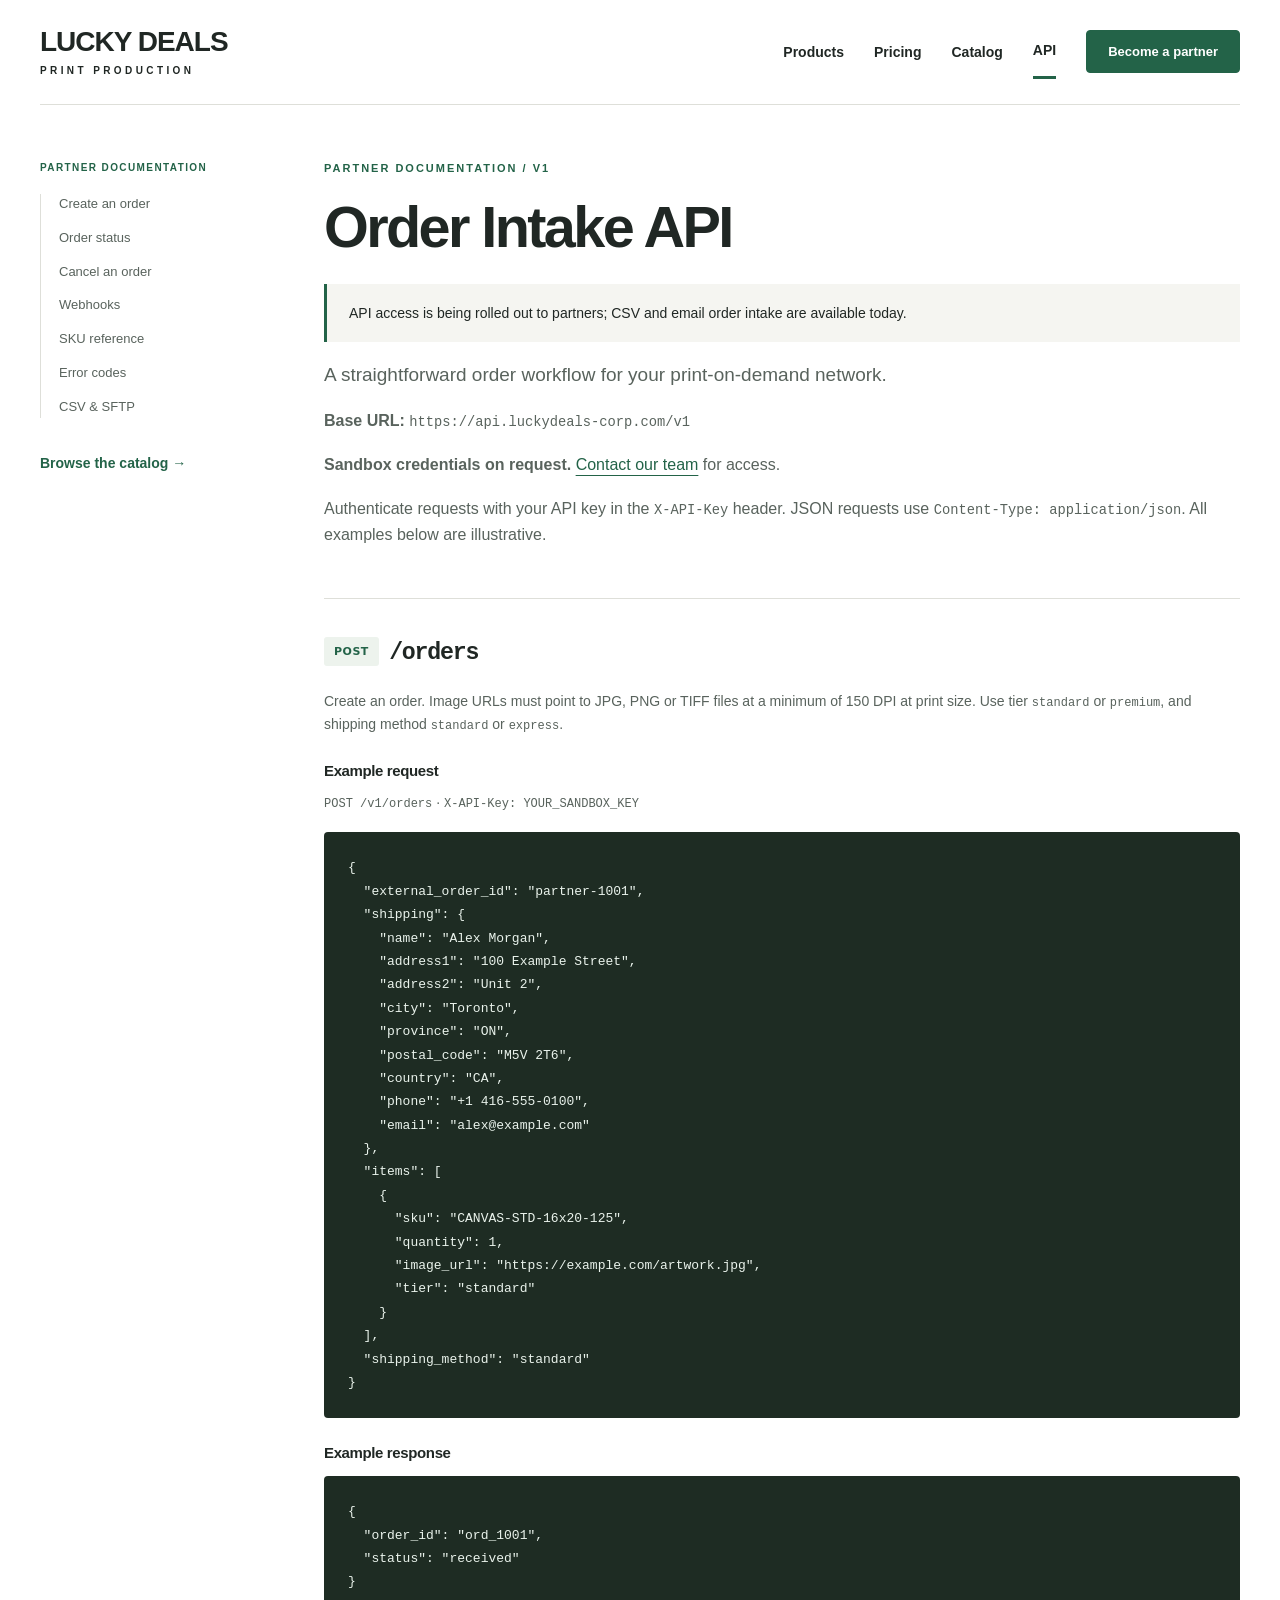
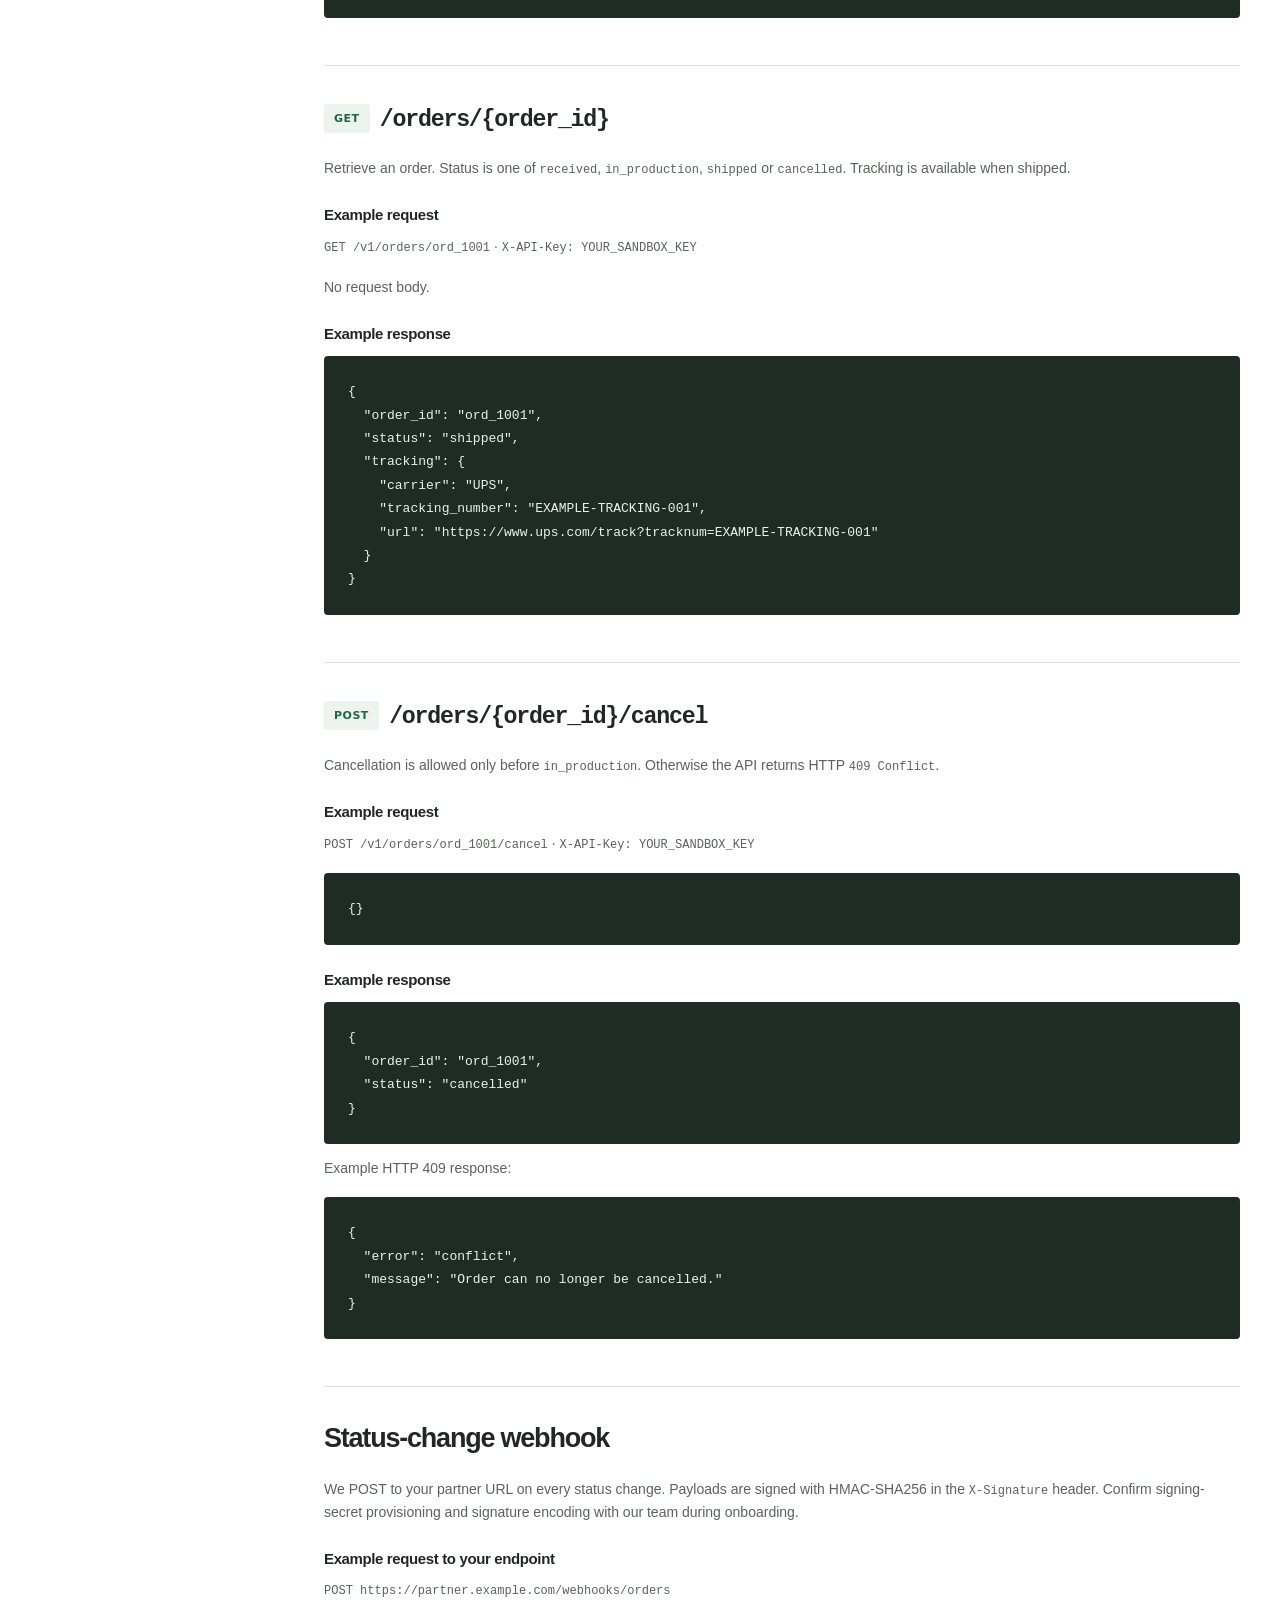
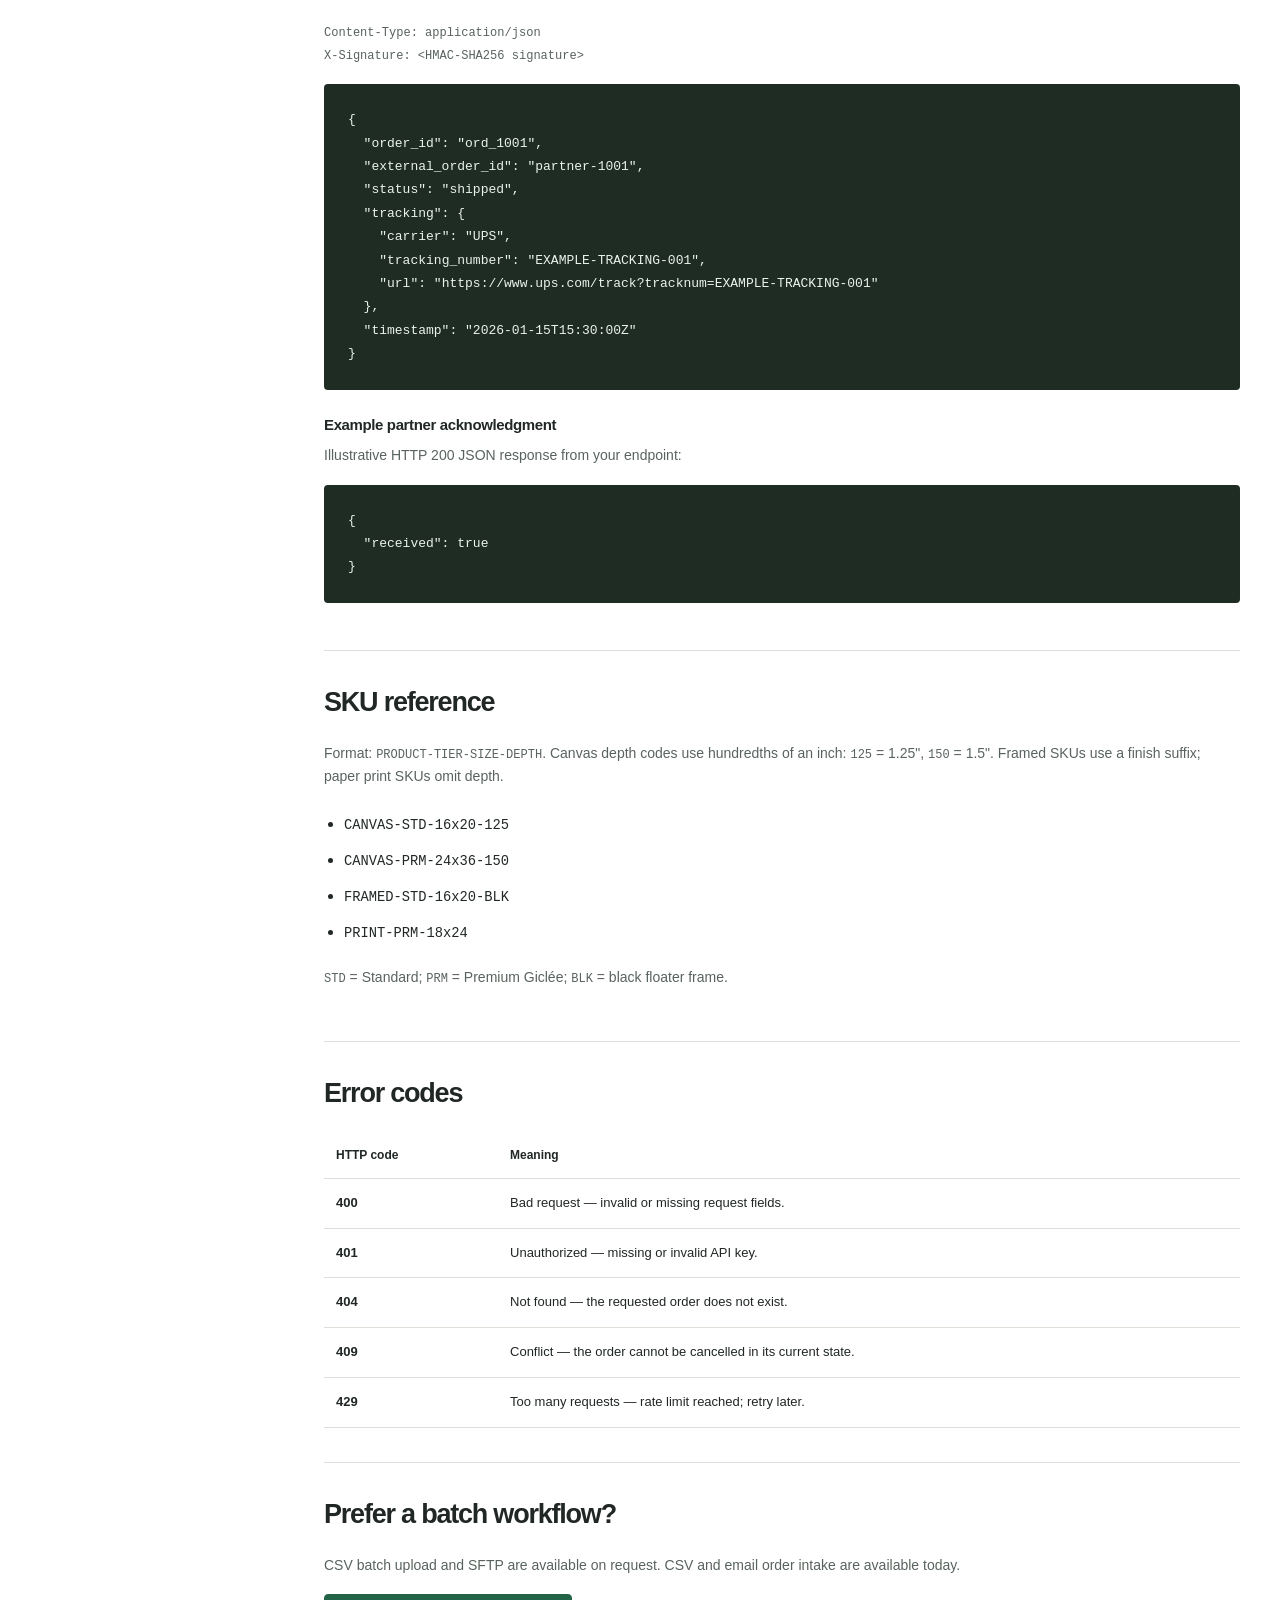
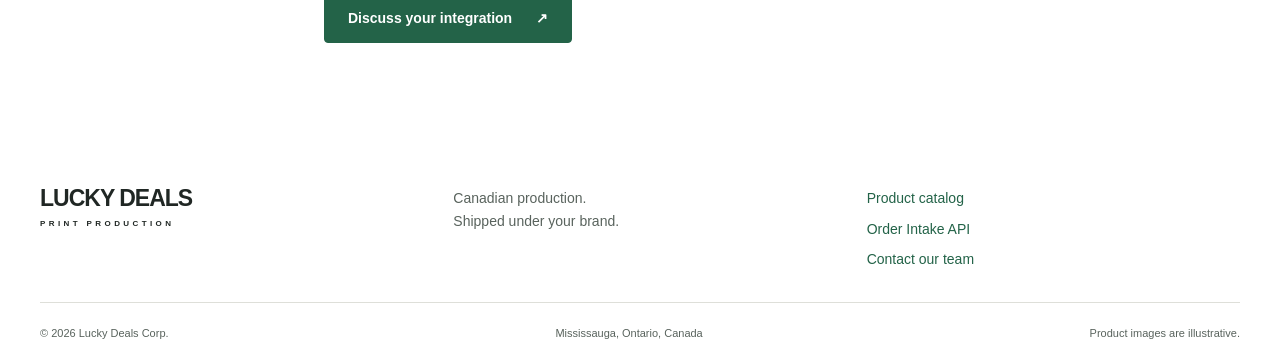
<file: api.html>
<!doctype html>
<html lang="en"><head><meta charset="utf-8"><meta name="viewport" content="width=device-width, initial-scale=1"><meta name="theme-color" content="#236348"><title>Order Intake API | Lucky Deals Corp.</title><meta name="description" content="Partner API documentation: orders, tracking, cancellations, webhooks and batch intake."><link rel="stylesheet" href="/style.css"></head><body><a class="skip" href="#main">Skip to content</a>
<header class="site-header shell">
  <a class="brand" href="/" aria-label="Lucky Deals Corp. home">LUCKY DEALS<span>PRINT PRODUCTION</span></a>
  <nav class="desktop-nav" aria-label="Main navigation"><a href="/#products">Products</a><a href="/#pricing">Pricing</a><a href="/catalog/">Catalog</a><a href="/api.html" aria-current="page">API</a><a class="button small" href="mailto:info@luckydeals-corp.com">Become a partner</a></nav>
  <details class="mobile-menu"><summary aria-label="Open navigation"><span></span><span></span><span></span></summary><nav aria-label="Mobile navigation"><a href="/#products">Products</a><a href="/#pricing">Pricing</a><a href="/catalog/">Catalog</a><a href="/api.html" aria-current="page">API</a><a href="mailto:info@luckydeals-corp.com">Become a partner ↗</a></nav></details>
</header><main id="main" class="shell docs-layout"><aside class="docs-nav"><p class="eyebrow">PARTNER DOCUMENTATION</p><nav aria-label="On this page"><a href="#create-order">Create an order</a><a href="#order-status">Order status</a><a href="#cancel-order">Cancel an order</a><a href="#webhooks">Webhooks</a><a href="#sku-reference">SKU reference</a><a href="#error-codes">Error codes</a><a href="#batch-workflow">CSV & SFTP</a></nav><a class="text-link" href="/catalog/">Browse the catalog →</a></aside><div class="docs-content"><div class="docs-intro"><p class="eyebrow">PARTNER DOCUMENTATION / V1</p><h1>Order Intake API</h1><p class="notice">API access is being rolled out to partners; CSV and email order intake are available today.</p><p class="lead">A straightforward order workflow for your print-on-demand network.</p><p><strong>Base URL:</strong> <code>https://api.luckydeals-corp.com/v1</code></p><p><strong>Sandbox credentials on request.</strong> <a href="mailto:info@luckydeals-corp.com">Contact our team</a> for access.</p><p>Authenticate requests with your API key in the <code>X-API-Key</code> header. JSON requests use <code>Content-Type: application/json</code>. All examples below are illustrative.</p></div><section class="endpoint" id="create-order"><h2><span class="method">POST</span> <code>/orders</code></h2><p>Create an order. Image URLs must point to JPG, PNG or TIFF files at a minimum of 150 DPI at print size. Use tier <code>standard</code> or <code>premium</code>, and shipping method <code>standard</code> or <code>express</code>.</p><h3>Example request</h3><p><code>POST /v1/orders</code> · <code>X-API-Key: YOUR_SANDBOX_KEY</code></p><pre tabindex="0"><code>{
  &quot;external_order_id&quot;: &quot;partner-1001&quot;,
  &quot;shipping&quot;: {
    &quot;name&quot;: &quot;Alex Morgan&quot;,
    &quot;address1&quot;: &quot;100 Example Street&quot;,
    &quot;address2&quot;: &quot;Unit 2&quot;,
    &quot;city&quot;: &quot;Toronto&quot;,
    &quot;province&quot;: &quot;ON&quot;,
    &quot;postal_code&quot;: &quot;M5V 2T6&quot;,
    &quot;country&quot;: &quot;CA&quot;,
    &quot;phone&quot;: &quot;+1 416-555-0100&quot;,
    &quot;email&quot;: &quot;alex@example.com&quot;
  },
  &quot;items&quot;: [
    {
      &quot;sku&quot;: &quot;CANVAS-STD-16x20-125&quot;,
      &quot;quantity&quot;: 1,
      &quot;image_url&quot;: &quot;https://example.com/artwork.jpg&quot;,
      &quot;tier&quot;: &quot;standard&quot;
    }
  ],
  &quot;shipping_method&quot;: &quot;standard&quot;
}</code></pre><h3>Example response</h3><pre tabindex="0"><code>{
  &quot;order_id&quot;: &quot;ord_1001&quot;,
  &quot;status&quot;: &quot;received&quot;
}</code></pre></section><section class="endpoint" id="order-status"><h2><span class="method">GET</span> <code>/orders/{order_id}</code></h2><p>Retrieve an order. Status is one of <code>received</code>, <code>in_production</code>, <code>shipped</code> or <code>cancelled</code>. Tracking is available when shipped.</p><h3>Example request</h3><p><code>GET /v1/orders/ord_1001</code> · <code>X-API-Key: YOUR_SANDBOX_KEY</code></p><p>No request body.</p><h3>Example response</h3><pre tabindex="0"><code>{
  &quot;order_id&quot;: &quot;ord_1001&quot;,
  &quot;status&quot;: &quot;shipped&quot;,
  &quot;tracking&quot;: {
    &quot;carrier&quot;: &quot;UPS&quot;,
    &quot;tracking_number&quot;: &quot;EXAMPLE-TRACKING-001&quot;,
    &quot;url&quot;: &quot;https://www.ups.com/track?tracknum=EXAMPLE-TRACKING-001&quot;
  }
}</code></pre></section><section class="endpoint" id="cancel-order"><h2><span class="method">POST</span> <code>/orders/{order_id}/cancel</code></h2><p>Cancellation is allowed only before <code>in_production</code>. Otherwise the API returns HTTP <code>409 Conflict</code>.</p><h3>Example request</h3><p><code>POST /v1/orders/ord_1001/cancel</code> · <code>X-API-Key: YOUR_SANDBOX_KEY</code></p><pre tabindex="0"><code>{}</code></pre><h3>Example response</h3><pre tabindex="0"><code>{
  &quot;order_id&quot;: &quot;ord_1001&quot;,
  &quot;status&quot;: &quot;cancelled&quot;
}</code></pre><p>Example HTTP 409 response:</p><pre tabindex="0"><code>{
  &quot;error&quot;: &quot;conflict&quot;,
  &quot;message&quot;: &quot;Order can no longer be cancelled.&quot;
}</code></pre></section><section class="endpoint" id="webhooks"><h2>Status-change webhook</h2><p>We POST to your partner URL on every status change. Payloads are signed with HMAC-SHA256 in the <code>X-Signature</code> header. Confirm signing-secret provisioning and signature encoding with our team during onboarding.</p><h3>Example request to your endpoint</h3><p><code>POST https://partner.example.com/webhooks/orders</code></p><p><code>Content-Type: application/json</code><br><code>X-Signature: &lt;HMAC-SHA256 signature&gt;</code></p><pre tabindex="0"><code>{
  &quot;order_id&quot;: &quot;ord_1001&quot;,
  &quot;external_order_id&quot;: &quot;partner-1001&quot;,
  &quot;status&quot;: &quot;shipped&quot;,
  &quot;tracking&quot;: {
    &quot;carrier&quot;: &quot;UPS&quot;,
    &quot;tracking_number&quot;: &quot;EXAMPLE-TRACKING-001&quot;,
    &quot;url&quot;: &quot;https://www.ups.com/track?tracknum=EXAMPLE-TRACKING-001&quot;
  },
  &quot;timestamp&quot;: &quot;2026-01-15T15:30:00Z&quot;
}</code></pre><h3>Example partner acknowledgment</h3><p>Illustrative HTTP 200 JSON response from your endpoint:</p><pre tabindex="0"><code>{
  &quot;received&quot;: true
}</code></pre></section><section class="endpoint" id="sku-reference"><h2>SKU reference</h2><p>Format: <code>PRODUCT-TIER-SIZE-DEPTH</code>. Canvas depth codes use hundredths of an inch: <code>125</code> = 1.25", <code>150</code> = 1.5". Framed SKUs use a finish suffix; paper print SKUs omit depth.</p><ul class="sku-list"><li><code>CANVAS-STD-16x20-125</code></li><li><code>CANVAS-PRM-24x36-150</code></li><li><code>FRAMED-STD-16x20-BLK</code></li><li><code>PRINT-PRM-18x24</code></li></ul><p><code>STD</code> = Standard; <code>PRM</code> = Premium Giclée; <code>BLK</code> = black floater frame.</p></section><section class="endpoint" id="error-codes"><h2>Error codes</h2><table><thead><tr><th scope="col">HTTP code</th><th scope="col">Meaning</th></tr></thead><tbody><tr><th scope="row">400</th><td>Bad request — invalid or missing request fields.</td></tr><tr><th scope="row">401</th><td>Unauthorized — missing or invalid API key.</td></tr><tr><th scope="row">404</th><td>Not found — the requested order does not exist.</td></tr><tr><th scope="row">409</th><td>Conflict — the order cannot be cancelled in its current state.</td></tr><tr><th scope="row">429</th><td>Too many requests — rate limit reached; retry later.</td></tr></tbody></table></section><section class="endpoint" id="batch-workflow"><h2>Prefer a batch workflow?</h2><p>CSV batch upload and SFTP are available on request. CSV and email order intake are available today.</p><a class="button" href="mailto:info@luckydeals-corp.com">Discuss your integration <span aria-hidden="true">↗</span></a></section></div></main><footer class="site-footer"><div class="shell footer-top"><a class="brand" href="/">LUCKY DEALS<span>PRINT PRODUCTION</span></a><p>Canadian production.<br>Shipped under your brand.</p><div><a href="/catalog/">Product catalog</a><a href="/api.html">Order Intake API</a><a href="mailto:info@luckydeals-corp.com">Contact our team</a></div></div><div class="shell footer-bottom"><span>© 2026 Lucky Deals Corp.</span><span>Mississauga, Ontario, Canada</span><span>Product images are illustrative.</span></div></footer></body></html>
</file>
<file: style.css>
:root{--ink:#202724;--muted:#59635d;--accent:#236348;--accent-dark:#174b35;--soft:#f5f5f1;--line:#dedfd9;--white:#fff;--radius:4px;color-scheme:light}
*{box-sizing:border-box}html{scroll-behavior:smooth;scroll-padding-top:24px}body{margin:0;background:var(--white);color:var(--ink);font:16px/1.6 -apple-system,BlinkMacSystemFont,"Segoe UI",Arial,sans-serif;-webkit-font-smoothing:antialiased}a{color:var(--accent);text-underline-offset:5px}a:hover{text-decoration-thickness:2px}a:focus-visible,summary:focus-visible,[tabindex]:focus-visible{outline:3px solid var(--accent);outline-offset:5px}img{display:block;width:100%;height:auto}figure{margin:0}h1,h2,h3,p{margin-top:0}h1,h2,h3{color:var(--ink);line-height:1.08;letter-spacing:-.045em}h1{font-size:clamp(38px,4.7vw,68px);font-weight:750;margin-bottom:26px}h2{font-size:clamp(30px,3.1vw,44px);font-weight:720;margin-bottom:22px}h3{font-size:21px;font-weight:680;letter-spacing:-.025em;line-height:1.25;margin-bottom:10px}p{color:var(--muted);margin-bottom:18px}.shell{width:min(1280px,calc(100% - 80px));margin-inline:auto}.section{padding-block:76px}.soft{background:var(--soft)}.eyebrow{font-size:11px;line-height:1.5;font-weight:750;letter-spacing:2px;color:var(--accent);margin-bottom:19px}.sr-only{position:absolute;width:1px;height:1px;padding:0;margin:-1px;overflow:hidden;clip:rect(0,0,0,0);white-space:nowrap;border:0}.skip{position:absolute;z-index:10;left:20px;top:-100px;padding:12px;background:white}.skip:focus{top:12px}
.site-header{min-height:104px;display:flex;align-items:center;justify-content:space-between;gap:32px}.brand{font-size:28px;line-height:1;font-weight:820;letter-spacing:-1px;text-decoration:none;color:var(--ink);white-space:nowrap}.brand span{display:block;font-size:10px;font-weight:700;letter-spacing:3.4px;margin-top:10px}.desktop-nav{display:flex;align-items:center;gap:30px}.desktop-nav>a:not(.button){font-size:14px;font-weight:550;text-decoration:none;color:var(--ink);padding-block:14px}.desktop-nav a[aria-current]{border-bottom:3px solid var(--accent)}.button{display:inline-flex;align-items:center;justify-content:center;gap:24px;padding:14px 23px;min-height:48px;background:var(--accent);color:white;border:1px solid var(--accent);border-radius:var(--radius);font-size:14px;font-weight:650;text-align:center;text-decoration:none;line-height:1.35;transition:background .16s}.button:hover{background:var(--accent-dark);border-color:var(--accent-dark)}.button.small{min-height:43px;padding:11px 21px;font-size:13px}.button.outline{background:transparent;color:var(--accent)}.button.outline:hover{background:#edf3ed}.button.outline-light{border-color:#e1eee5;background:transparent;color:white}.button.outline-light:hover{background:#ffffff12}.text-link{font-size:14px;font-weight:650;text-decoration:none;white-space:normal}.text-link:hover{text-decoration:underline}.actions{display:flex;align-items:center;gap:24px;flex-wrap:wrap}.mobile-menu{display:none}
.hero{display:grid;grid-template-columns:44% 56%;border-top:1px solid var(--line);align-items:stretch}.hero-copy{padding:42px 36px 46px 0;display:flex;flex-direction:column;justify-content:center}.hero h1{font-size:clamp(38px,4.2vw,62px);line-height:1.02;max-width:620px;margin-bottom:22px}.hero-sub{font-size:17px;line-height:1.5;color:var(--ink);margin-bottom:28px}.hero .actions{gap:24px}.hero-image{min-width:0;background:#f0ede7;overflow:hidden}.hero-image img{width:100%;height:100%;min-height:500px;object-fit:cover;object-position:center}.facts-wrap{border-block:1px solid var(--line)}.facts{display:grid;grid-template-columns:repeat(3,1fr);padding-block:28px}.facts>div{padding-inline:40px;border-right:1px solid #cbd1c9;text-align:center}.facts>div:first-child{padding-left:0}.facts>div:last-child{padding-right:0;border:0}.facts strong{display:block;font-size:clamp(23px,2.5vw,34px);line-height:1.2;font-weight:720;letter-spacing:-1.2px}.facts span{display:block;font-size:10px;font-weight:600;line-height:1.5;letter-spacing:1.2px;margin-top:6px}.section-title{display:flex;align-items:center;justify-content:space-between;gap:32px;margin-bottom:30px}.section-title h2{margin-bottom:0}.section-title p:last-child{margin-bottom:0}.section-title .eyebrow{margin-bottom:16px}.product-grid{display:grid;grid-template-columns:repeat(3,1fr);gap:24px}.product-tile{display:block;position:relative;text-decoration:none;color:var(--ink);min-width:0}.product-media{overflow:hidden;background:var(--soft);aspect-ratio:1.25}.product-media img{height:100%;object-fit:cover;transition:transform .3s}.product-tile:hover img{transform:scale(1.025)}.product-tile h3{margin-top:18px;margin-bottom:4px;padding-right:22px}.product-tile p{font-size:14px;margin-bottom:0;padding-right:20px}.tile-arrow{position:absolute;right:0;bottom:20px;font-size:19px;color:var(--accent)}.product-footnote{display:flex;justify-content:space-between;align-items:flex-start;gap:32px;border-top:1px solid var(--line);margin-top:32px;padding-top:22px}.product-footnote p{max-width:800px;font-size:14px;margin:0}.product-footnote a{flex-shrink:0}.tier-grid{display:grid;grid-template-columns:1fr 1fr;gap:50px;margin-top:40px;padding:30px 34px;background:var(--soft)}.tier-grid .eyebrow{margin-bottom:10px}.tier-grid p:last-child{margin-bottom:0;font-size:14px}.operations{display:grid;grid-template-columns:1fr 1fr;gap:90px}.operations>div:first-child{max-width:550px}.operation-list article{border-top:1px solid #cfd5cd;padding-block:22px}.operation-list p{margin:0;font-size:15px}.operation-list article:first-child{padding-top:22px}.price-intro h3{margin-bottom:7px}.price-intro p{font-size:14px}.framed-price{margin-top:28px;padding:28px 30px;background:var(--soft)}.framed-price p{font-size:15px}.integration{display:flex;align-items:center;justify-content:space-between;gap:60px}.integration>div{max-width:670px}.integration p{margin:0}.integration .button{flex-shrink:0}.contact{display:grid;grid-template-columns:1fr 1fr;gap:80px}address{font-style:normal;display:flex;flex-direction:column;gap:9px}address strong{font-size:22px}address span{color:var(--muted)}address span:last-child{margin-top:12px}.partner-band{background:var(--accent);color:white;padding-block:35px}.partner-inner{display:flex;align-items:center;justify-content:space-between;gap:32px}.partner-inner h2{font-size:clamp(27px,2.8vw,38px);color:white;margin-bottom:8px}.partner-inner p{color:#e5eee7;margin-bottom:0;font-size:16px}.partner-inner .button{flex-shrink:0}.site-footer{padding-top:50px}.footer-top{display:grid;grid-template-columns:1fr 1fr 1fr;gap:40px;padding-bottom:32px}.footer-top .brand{font-size:23px}.footer-top .brand span{font-size:8px}.footer-top p{font-size:14px;margin:0}.footer-top>div{display:flex;flex-direction:column;gap:8px;align-items:flex-start}.footer-top a:not(.brand){font-size:14px;text-decoration:none}.footer-top a:hover{text-decoration:underline}.footer-bottom{display:flex;justify-content:space-between;gap:24px;border-top:1px solid var(--line);padding-block:22px;font-size:11px;color:var(--muted)}
.table-scroll{max-width:100%;overflow-x:auto;margin-block:20px;scrollbar-color:#aab9ad var(--soft)}table{border-collapse:collapse;width:100%;text-align:left;font-size:14px}th,td{padding:14px 12px;border-bottom:1px solid var(--line);vertical-align:top}thead th{font-weight:650;font-size:12px;color:var(--ink);line-height:1.4}tbody th{font-weight:550;white-space:nowrap}td{font-variant-numeric:tabular-nums}tbody tr:hover{background:#f6f8f4}.home-price-table{max-width:920px}.home-price-table td,.home-price-table th:not(:first-child){text-align:right}.table-note{font-size:12px;color:var(--muted);line-height:1.7}.scroll-hint{display:none;font-size:11px;color:var(--accent);margin-bottom:0}.breadcrumb{padding-top:26px;display:flex;gap:12px;font-size:12px;border-top:1px solid var(--line);color:var(--muted)}.breadcrumb a{text-decoration:none}.catalog-intro{padding-block:28px 34px;display:flex;align-items:center;justify-content:space-between;gap:30px}.catalog-intro h1{font-size:clamp(37px,4.1vw,60px);margin-bottom:14px}.catalog-intro .eyebrow{margin-bottom:12px}.catalog-intro p:last-child{margin-bottom:0}.catalog-intro .actions{gap:12px;flex-shrink:0}.category-nav{display:grid;grid-template-columns:repeat(4,1fr);background:var(--soft);border-radius:var(--radius);margin-bottom:12px}.category-nav a{text-align:center;padding:16px 12px;text-decoration:none;color:var(--ink);font-size:15px;font-weight:600;line-height:1.25;border-right:1px solid var(--line)}.category-nav a:first-child{background:var(--accent);color:white;border-radius:var(--radius) 0 0 var(--radius)}.category-nav a:last-child{border:0}.category-nav a:hover{box-shadow:inset 0 -3px 0 var(--accent)}.catalog-section{display:grid;grid-template-columns:36% minmax(0,1fr);gap:38px;padding-block:40px 52px;border-top:1px solid var(--line);scroll-margin-top:16px}.catalog-visual{min-width:0}.catalog-visual figure{position:sticky;top:28px}.catalog-visual img{aspect-ratio:1;object-fit:cover;background:var(--soft)}.catalog-visual figcaption{font-size:10px;color:var(--muted);margin-top:8px}.catalog-detail{min-width:0}.catalog-detail h2{font-size:clamp(30px,3vw,44px);margin-bottom:12px}.catalog-detail>.eyebrow{margin-bottom:12px}.catalog-detail>p:not(.eyebrow):not(.table-note):not(.scroll-hint){font-size:14px}.spec-grid{display:grid;grid-template-columns:1fr 1fr;gap:20px;margin-block:24px}.spec-grid:empty{display:none}.spec-grid>div+div{border-left:1px solid var(--line);padding-left:20px}.spec-grid h3{font-size:17px;margin-bottom:5px}.spec-grid p{font-size:12px;margin:0}.catalog-detail table{min-width:850px}.catalog-detail th,.catalog-detail td{padding:13px 10px;font-size:12px}.catalog-detail thead th{font-size:11px}.catalog-detail td:nth-child(2),.catalog-detail td:nth-child(3){white-space:nowrap}.sku{font:10px/1.5 ui-monospace,SFMono-Regular,Consolas,monospace;white-space:nowrap}.shipping-section{padding-block:48px 70px;border-top:1px solid var(--line)}.shipping-section>.section-title{align-items:flex-end}.shipping-section h2{font-size:clamp(30px,3vw,42px);margin-bottom:12px}.shipping-section p{font-size:14px}.shipping-section table{min-width:1000px}.shipping-section th,.shipping-section td{font-size:12px}
.docs-layout{border-top:1px solid var(--line);padding-block:55px 60px;display:grid;grid-template-columns:220px minmax(0,1fr);gap:64px}.docs-nav{align-self:start;position:sticky;top:30px}.docs-nav .eyebrow{font-size:10px;letter-spacing:1.4px}.docs-nav nav{display:flex;flex-direction:column;border-left:1px solid var(--line);padding-left:18px;gap:13px;margin-bottom:32px}.docs-nav nav a{font-size:13px;text-decoration:none;color:var(--muted)}.docs-nav nav a:hover{color:var(--accent)}.docs-content{max-width:920px;min-width:0}.docs-intro{padding-bottom:32px}.docs-intro h1{font-size:clamp(38px,4.5vw,62px)}.docs-intro .lead{font-size:19px}.notice{border-left:3px solid var(--accent);background:var(--soft);padding:18px 22px;color:var(--ink);font-size:14px}.endpoint{padding-block:34px;border-top:1px solid var(--line);scroll-margin-top:24px}.endpoint h2{font-size:27px;line-height:1.3;overflow-wrap:anywhere}.endpoint h3{font-size:15px;margin-top:26px}.endpoint p{font-size:14px}.method{font:700 11px/1.4 -apple-system,system-ui,sans-serif;letter-spacing:.5px;color:var(--accent);background:#edf3ed;display:inline-block;padding:7px 10px;border-radius:3px;vertical-align:middle;margin-right:4px}code{font-family:ui-monospace,SFMono-Regular,Consolas,monospace;font-size:.86em;overflow-wrap:anywhere}pre{white-space:pre-wrap;overflow-wrap:anywhere;max-width:100%;background:#1e2c23;color:#eaf3ec;font-size:13px;line-height:1.8;border-radius:4px;padding:24px}pre code{font-size:inherit}.sku-list{padding-left:20px}.sku-list li{padding-block:5px}.endpoint table{font-size:13px}.endpoint td{text-align:left}
@media(min-width:1500px){.hero-copy{padding-block:60px}.hero-image img{min-height:550px}}
@media(max-width:1100px){.desktop-nav{gap:21px}.brand{font-size:24px}.brand span{font-size:9px;letter-spacing:2.7px}.hero-copy{padding-right:26px}.hero .actions{gap:16px}.hero .text-link{font-size:13px}.catalog-intro{align-items:flex-start;flex-direction:column;gap:22px}.catalog-section{grid-template-columns:34% minmax(0,1fr);gap:28px}.docs-layout{gap:35px;grid-template-columns:185px minmax(0,1fr)}.operations{gap:50px}}
@media(max-width:850px){.shell{width:calc(100% - 48px)}.site-header{min-height:92px}.desktop-nav{display:none}.mobile-menu{display:block;position:relative}.mobile-menu summary{cursor:pointer;list-style:none;padding:12px 3px;display:flex;flex-direction:column;gap:5px;width:30px}.mobile-menu summary::-webkit-details-marker{display:none}.mobile-menu summary span{height:2px;background:var(--ink);width:24px}.mobile-menu[open]{position:static}.mobile-menu nav{position:absolute;z-index:5;top:80px;left:24px;right:24px;background:white;border:1px solid var(--line);box-shadow:0 12px 24px #2027240e;padding:18px 24px;display:flex;flex-direction:column;gap:0}.mobile-menu nav a{padding:11px 0;font-size:15px;text-decoration:none}.mobile-menu nav a[aria-current]{font-weight:750}.hero{grid-template-columns:46% 54%}.hero h1{font-size:39px}.hero-copy{padding-block:32px}.hero-image img{min-height:480px}.hero .actions{flex-direction:column;align-items:flex-start;gap:15px}.facts>div{padding-inline:20px}.facts strong{font-size:25px}.facts span{font-size:9px;letter-spacing:.7px}.product-grid{gap:18px}.product-tile h3{font-size:19px}.product-tile p{font-size:12px}.product-footnote{flex-direction:column;gap:14px}.operations{gap:35px}.section{padding-block:56px}.integration{gap:28px;align-items:flex-start;flex-direction:column}.contact{gap:35px}.partner-inner{flex-direction:column;align-items:flex-start;gap:22px}.footer-top{gap:25px}.catalog-section{grid-template-columns:1fr}.catalog-visual figure{position:static}.catalog-visual img{max-height:460px;aspect-ratio:1.4}.catalog-detail table{min-width:800px}.scroll-hint{display:block}.docs-layout{grid-template-columns:1fr;gap:30px;padding-top:32px}.docs-nav{position:static;border-bottom:1px solid var(--line);padding-bottom:22px}.docs-nav nav{flex-direction:row;flex-wrap:wrap;gap:12px 22px;margin-bottom:16px;padding:0;border:0}.docs-nav .eyebrow{margin-bottom:12px}.docs-nav .text-link{font-size:12px}.footer-bottom{gap:20px;flex-wrap:wrap}}
@media(max-width:600px){.shell{width:calc(100% - 36px)}.site-header{min-height:92px}.brand{font-size:23px}.brand span{font-size:8px;letter-spacing:3px;margin-top:8px}.mobile-menu nav{left:18px;right:18px}.hero{display:flex;flex-direction:column;width:100%;border:0}.hero-copy{padding:30px 18px 32px;border-top:1px solid var(--line)}.hero .eyebrow{font-size:10px;letter-spacing:1.7px;margin-bottom:18px}.hero h1{font-size:clamp(36px,9.5vw,49px);line-height:1.03;max-width:530px;margin-bottom:20px}.hero-sub{font-size:15px;max-width:330px;margin-bottom:24px}.hero .actions{align-items:stretch;gap:17px}.hero .text-link{text-align:center;font-size:14px}.hero-image img{min-height:0;aspect-ratio:1.4;width:100%;height:auto;object-fit:cover}.facts{padding-block:24px;width:calc(100% - 28px)}.facts>div{padding-inline:10px}.facts strong{font-size:20px;letter-spacing:-.8px}.facts span{font-size:8px;letter-spacing:.3px;line-height:1.6;margin-top:5px}.section{padding-block:43px}.section-title{align-items:flex-start;gap:20px;flex-direction:column;margin-bottom:24px}.section-title .text-link{font-size:13px}.section-title h2{font-size:32px}.product-grid{grid-template-columns:1fr;gap:30px}.product-media{aspect-ratio:1.25}.product-tile h3{font-size:23px;margin-top:15px}.product-tile p{font-size:14px}.product-footnote{margin-top:27px}.tier-grid{grid-template-columns:1fr;padding:25px;gap:26px;margin-top:30px}.tier-grid>div+div{border-top:1px solid var(--line);padding-top:25px}.operations,.contact{grid-template-columns:1fr;gap:28px}.operations h2,.integration h2,.contact h2{font-size:35px}.operations p{font-size:15px}.operation-list article{padding-block:21px}.home-price-table{margin-inline:0}.home-price-table td,.home-price-table th{font-size:13px;padding:13px 8px}.home-price-table thead th{font-size:11px}.framed-price{padding:24px;margin-top:22px}.price-intro h3{font-size:20px}.contact address{gap:10px}.partner-band{padding-block:30px}.partner-inner h2{font-size:30px}.partner-inner p{font-size:14px}.partner-inner .button{width:100%}.footer-top{grid-template-columns:1fr;gap:25px}.footer-top .brand{font-size:24px}.site-footer{padding-top:36px}.footer-bottom{flex-direction:column;gap:7px;font-size:10px}.breadcrumb{padding-top:22px}.catalog-intro{padding-block:27px;gap:24px}.catalog-intro h1{font-size:41px;line-height:1.02;margin-bottom:16px}.catalog-intro p{font-size:14px}.catalog-intro .actions{width:100%;gap:10px}.catalog-intro .button{padding:13px 16px;flex:1;font-size:13px}.category-nav{grid-template-columns:1fr 1fr;margin-bottom:4px}.category-nav a{font-size:12px;padding:15px 10px;border-bottom:1px solid var(--line)}.category-nav a:nth-child(2){border-right:0}.category-nav a:first-child{border-radius:4px 0 0 0}.category-nav a:nth-child(3),.category-nav a:nth-child(4){border-bottom:0}.catalog-section{padding-block:28px 36px;gap:25px}.catalog-visual img{aspect-ratio:1.2}.catalog-detail h2{font-size:35px}.catalog-detail>.eyebrow{font-size:10px;letter-spacing:1.3px}.spec-grid{gap:16px;margin-block:20px}.spec-grid>div+div{padding-left:16px}.spec-grid h3{font-size:16px}.spec-grid p{font-size:12px}.catalog-detail .table-scroll{margin-top:10px}.catalog-detail table{min-width:780px}.shipping-section{padding-block:35px 44px}.shipping-section .section-title{align-items:flex-start}.shipping-section h2{font-size:33px}.docs-content h1{font-size:40px}.docs-intro .lead{font-size:17px}.docs-intro .eyebrow{font-size:10px;letter-spacing:1.3px}.endpoint{padding-block:26px}.endpoint h2{font-size:22px}.endpoint p{font-size:13px}.endpoint pre{font-size:11px;padding:18px}.endpoint td,.endpoint th{padding:12px 8px;font-size:12px}.notice{padding:16px 18px;font-size:13px}}
@media(prefers-reduced-motion:reduce){html{scroll-behavior:auto}*,*::before,*::after{transition:none!important}}

/* Category navigation follows the selected section without JavaScript. */
.catalog-detail .scroll-hint{display:block}
.catalog:has(.catalog-section:target) .category-nav a:first-child{background:transparent;color:var(--ink)}
.catalog:has(#canvas:target) .category-nav a[href="#canvas"]{background:var(--accent);color:white}
.catalog:has(#framed-canvas:target) .category-nav a[href="#framed-canvas"]{background:var(--accent);color:white}
.catalog:has(#paper:target) .category-nav a[href="#paper"]{background:var(--accent);color:white}
.catalog:has(#framed-prints:target) .category-nav a[href="#paper"]{background:var(--accent);color:white}
.catalog:has(#rolled:target) .category-nav a[href="#rolled"]{background:var(--accent);color:white}
</file>
